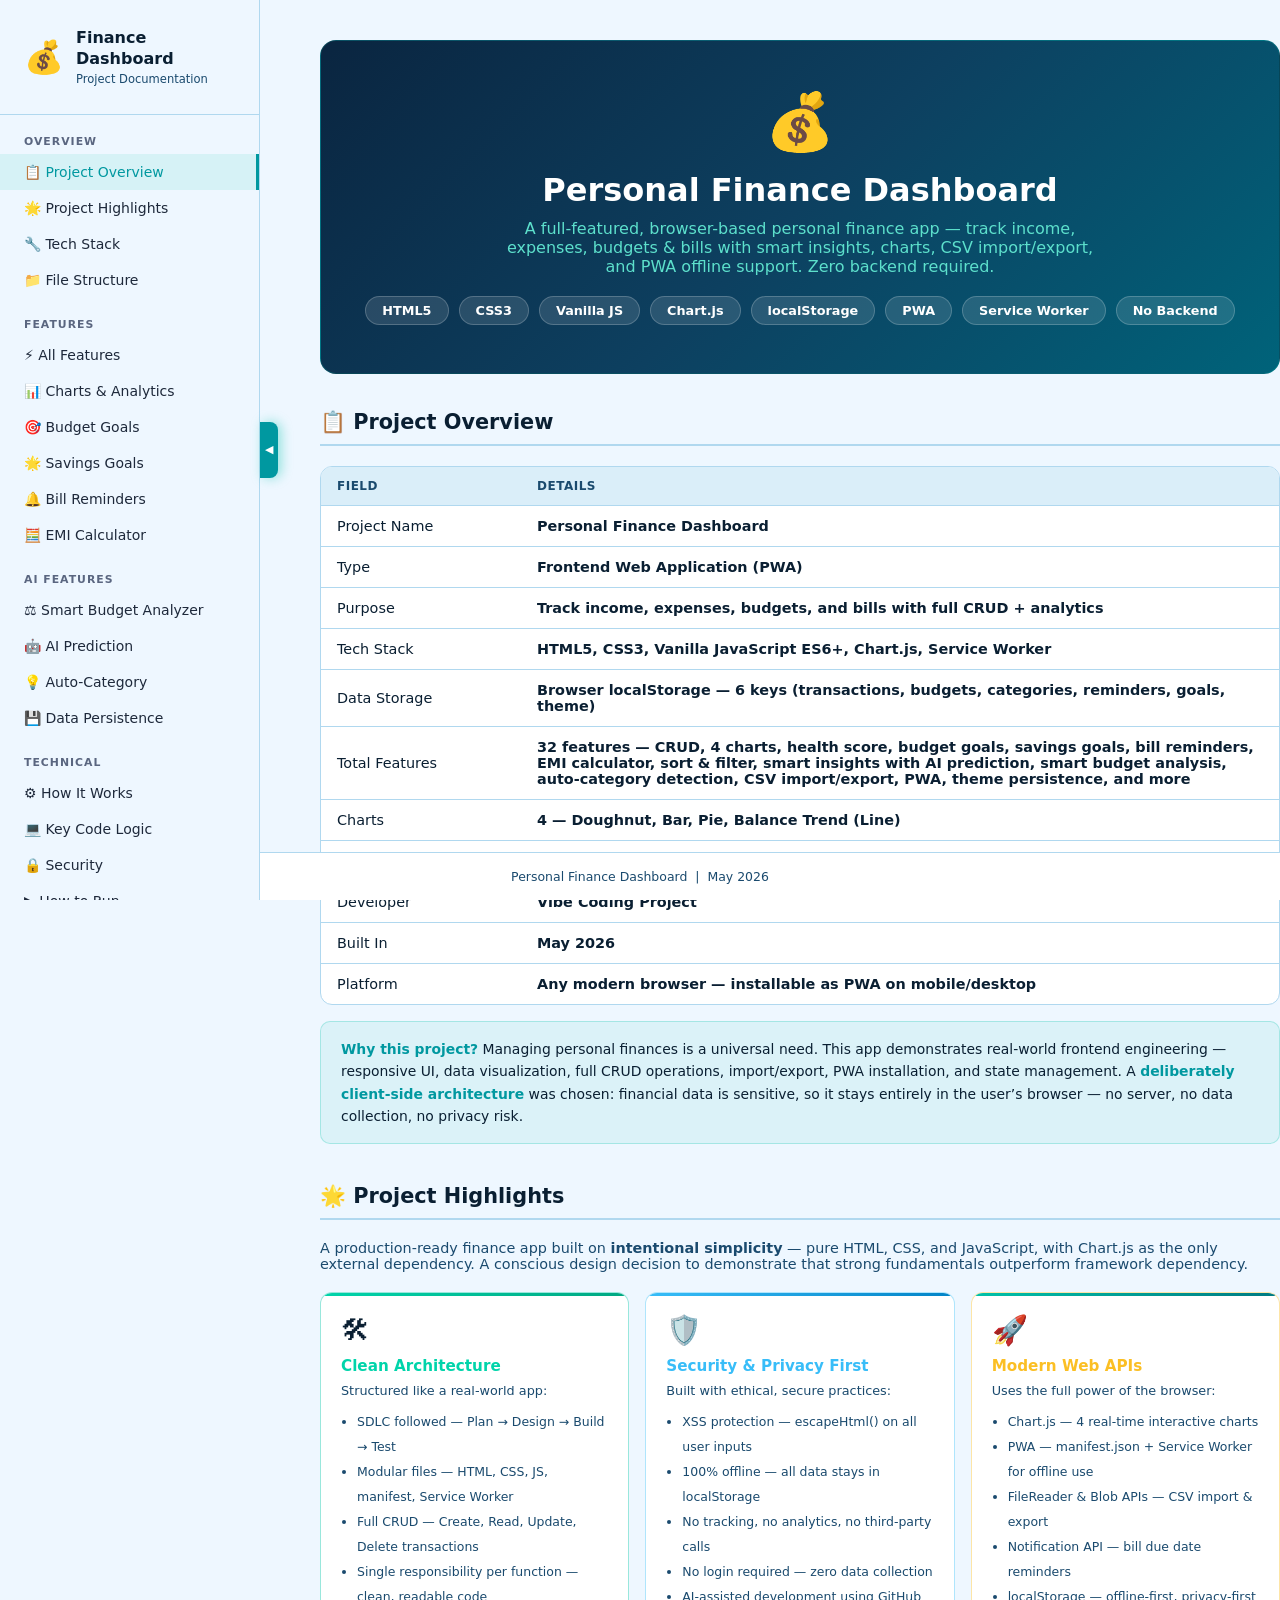
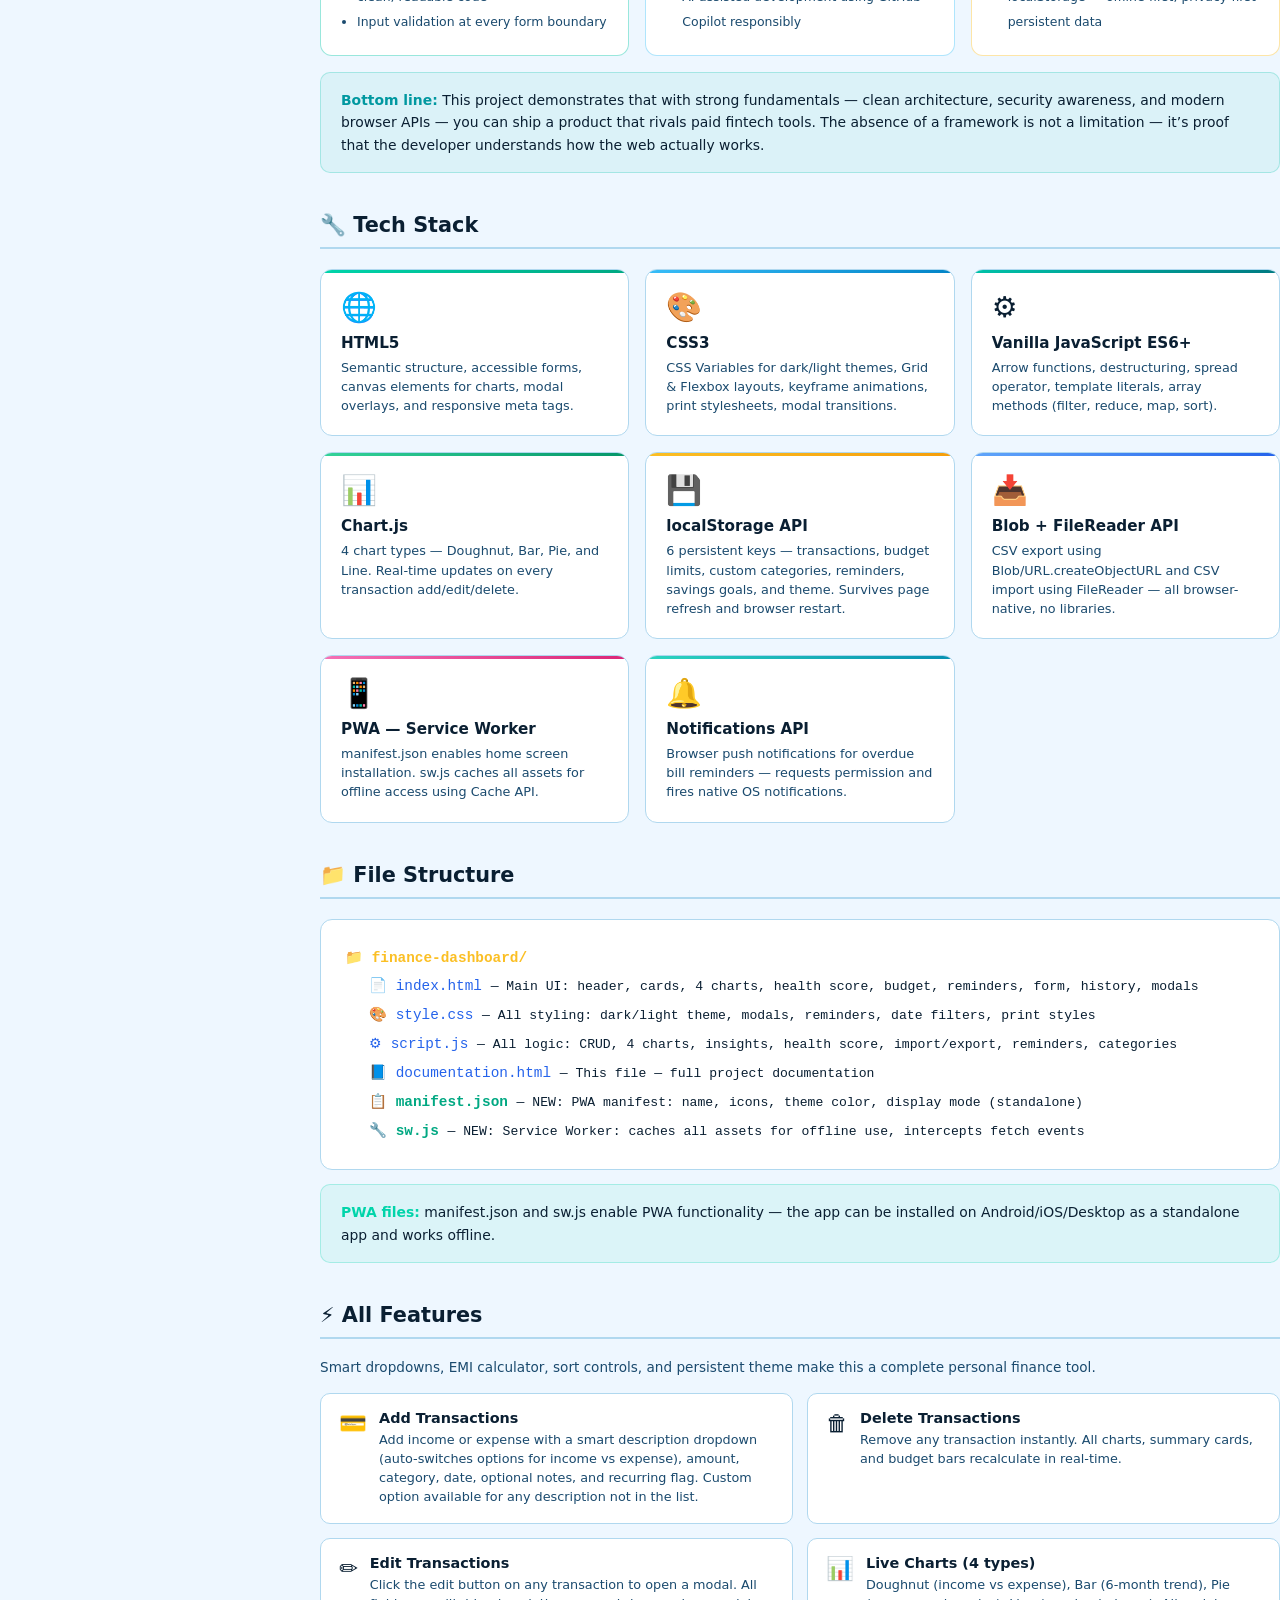
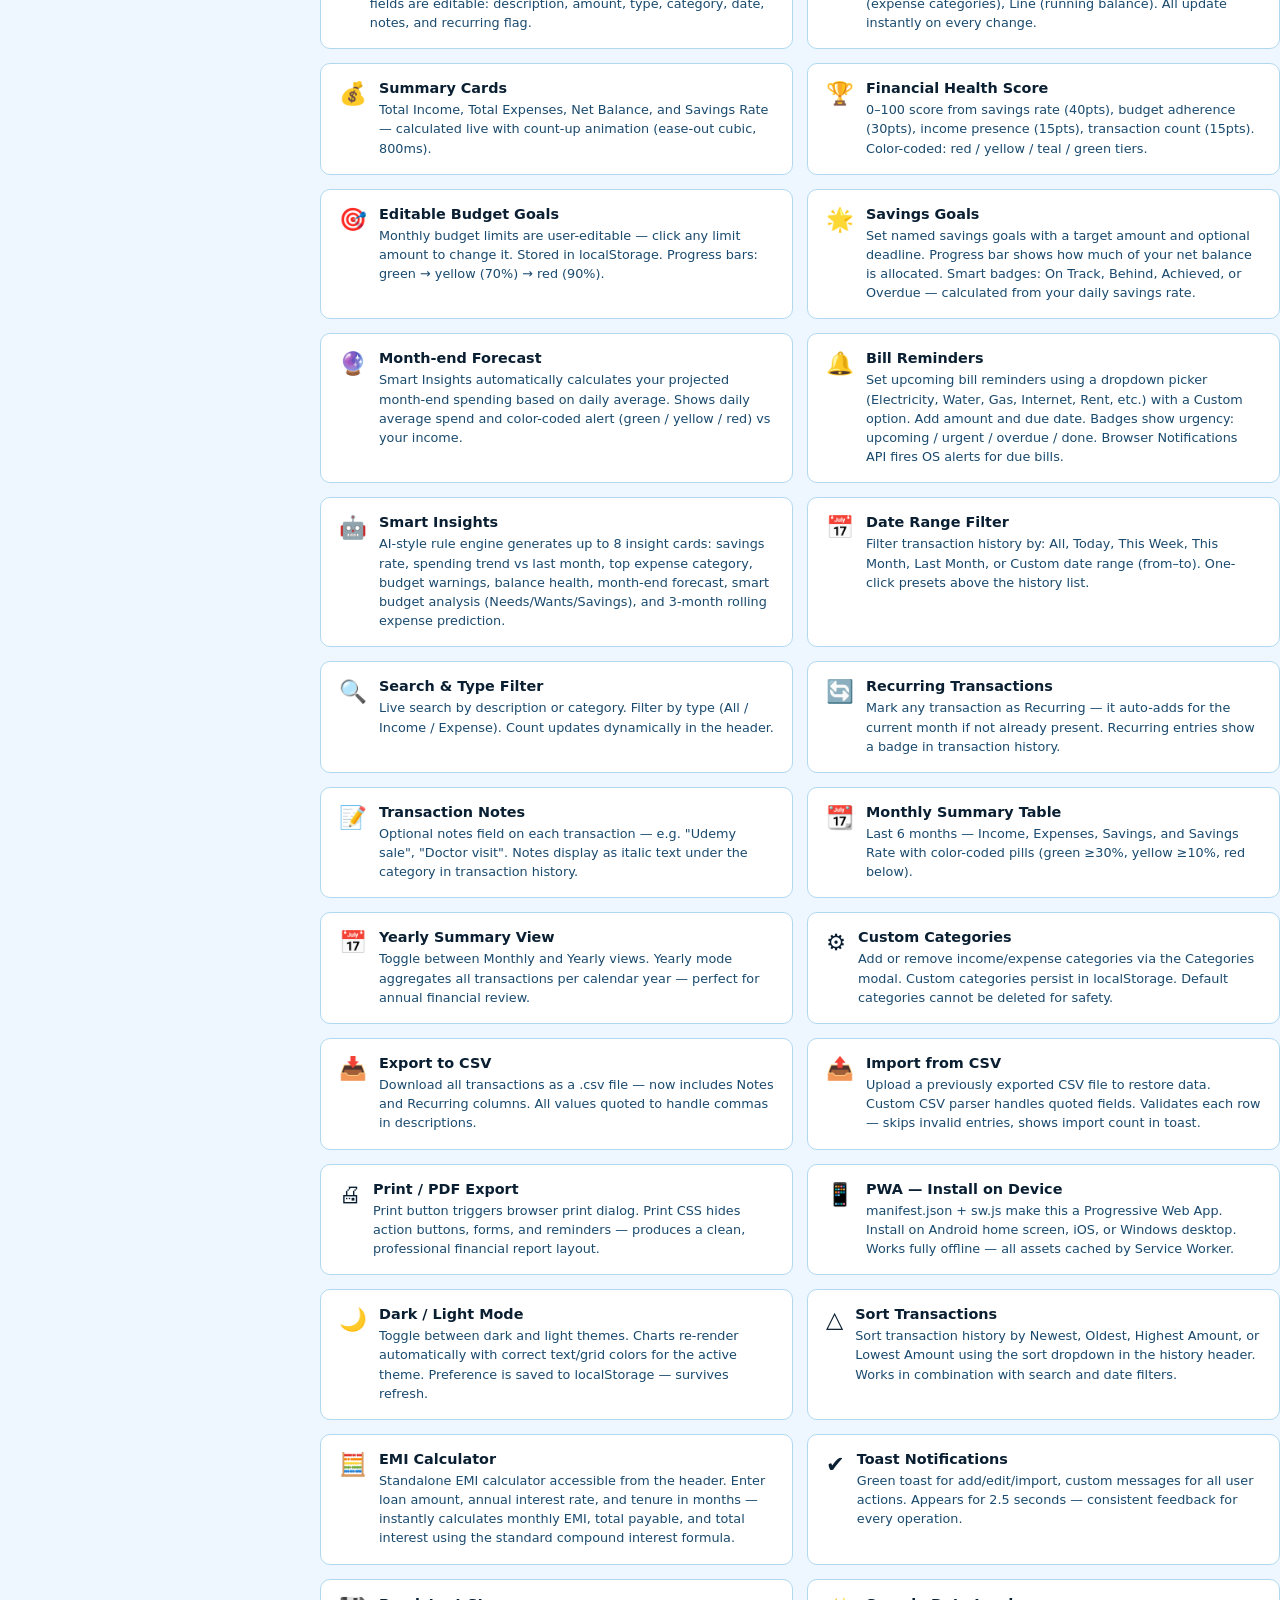
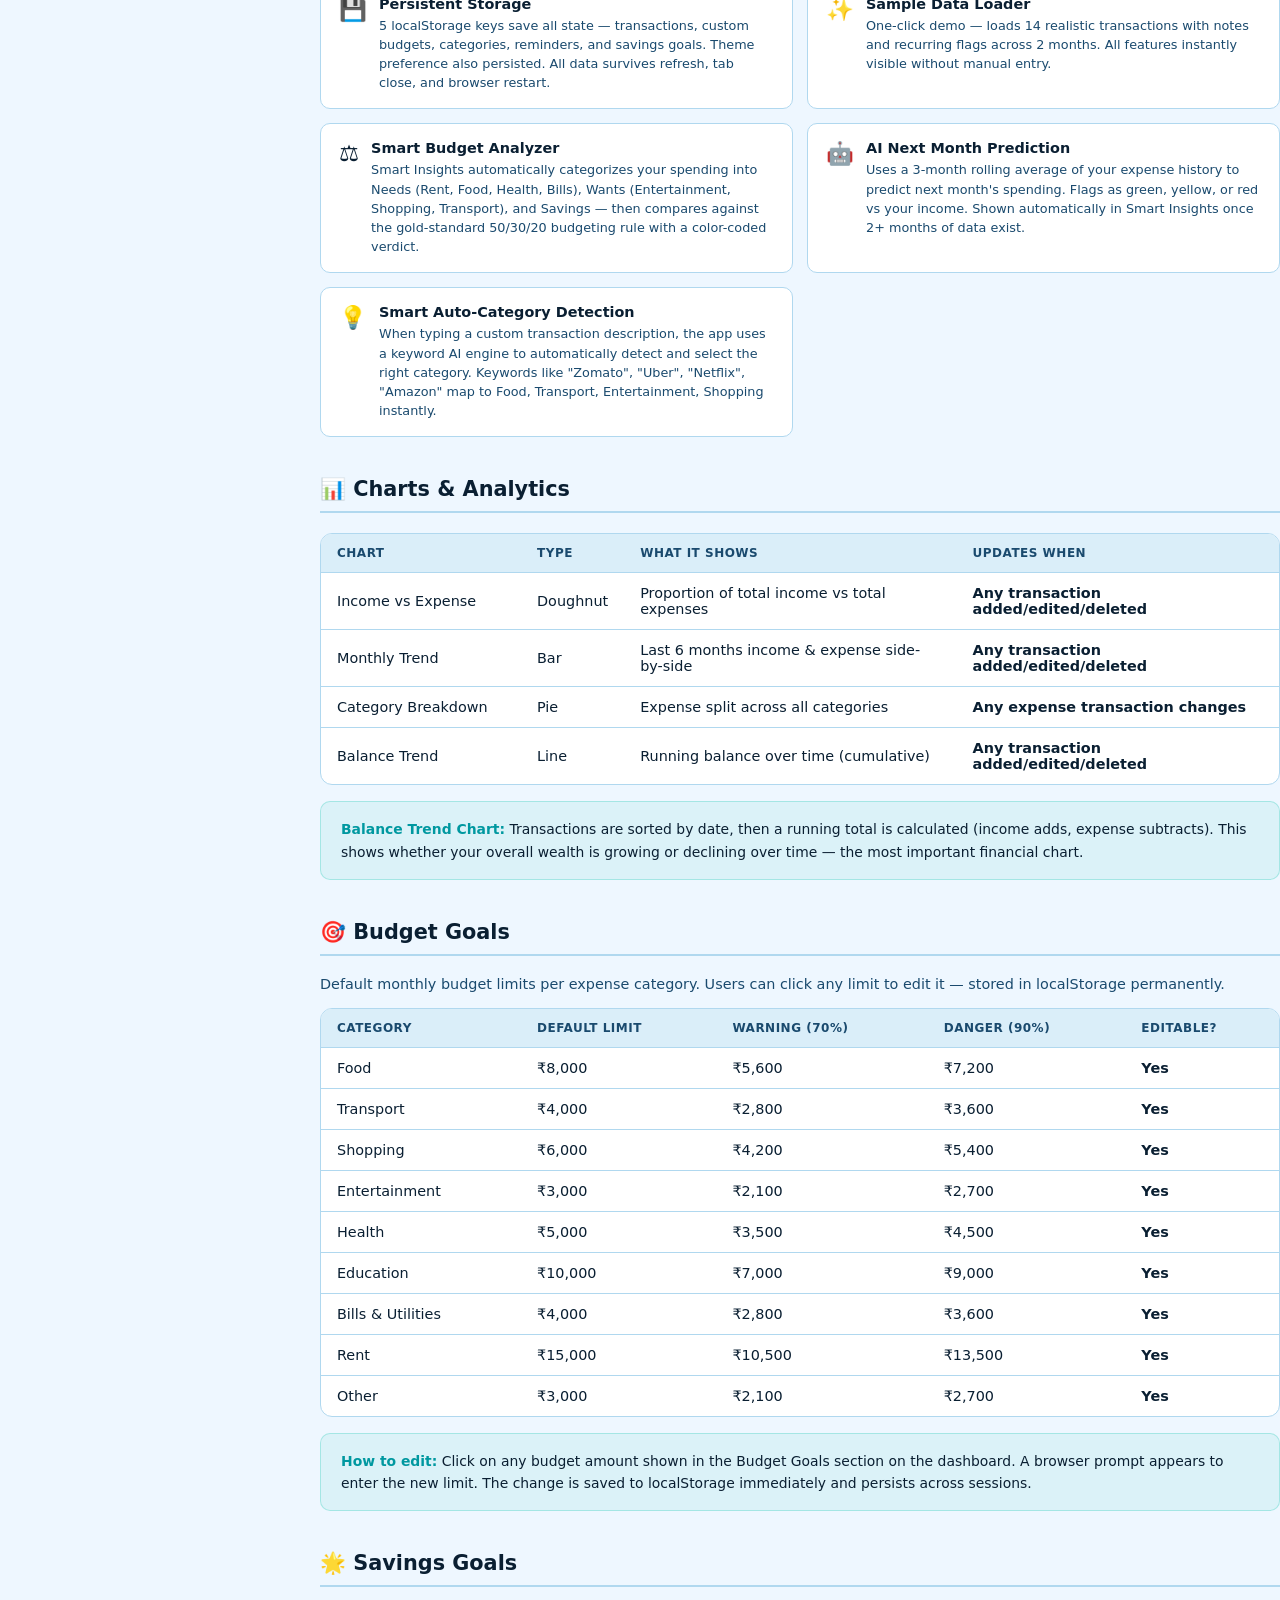
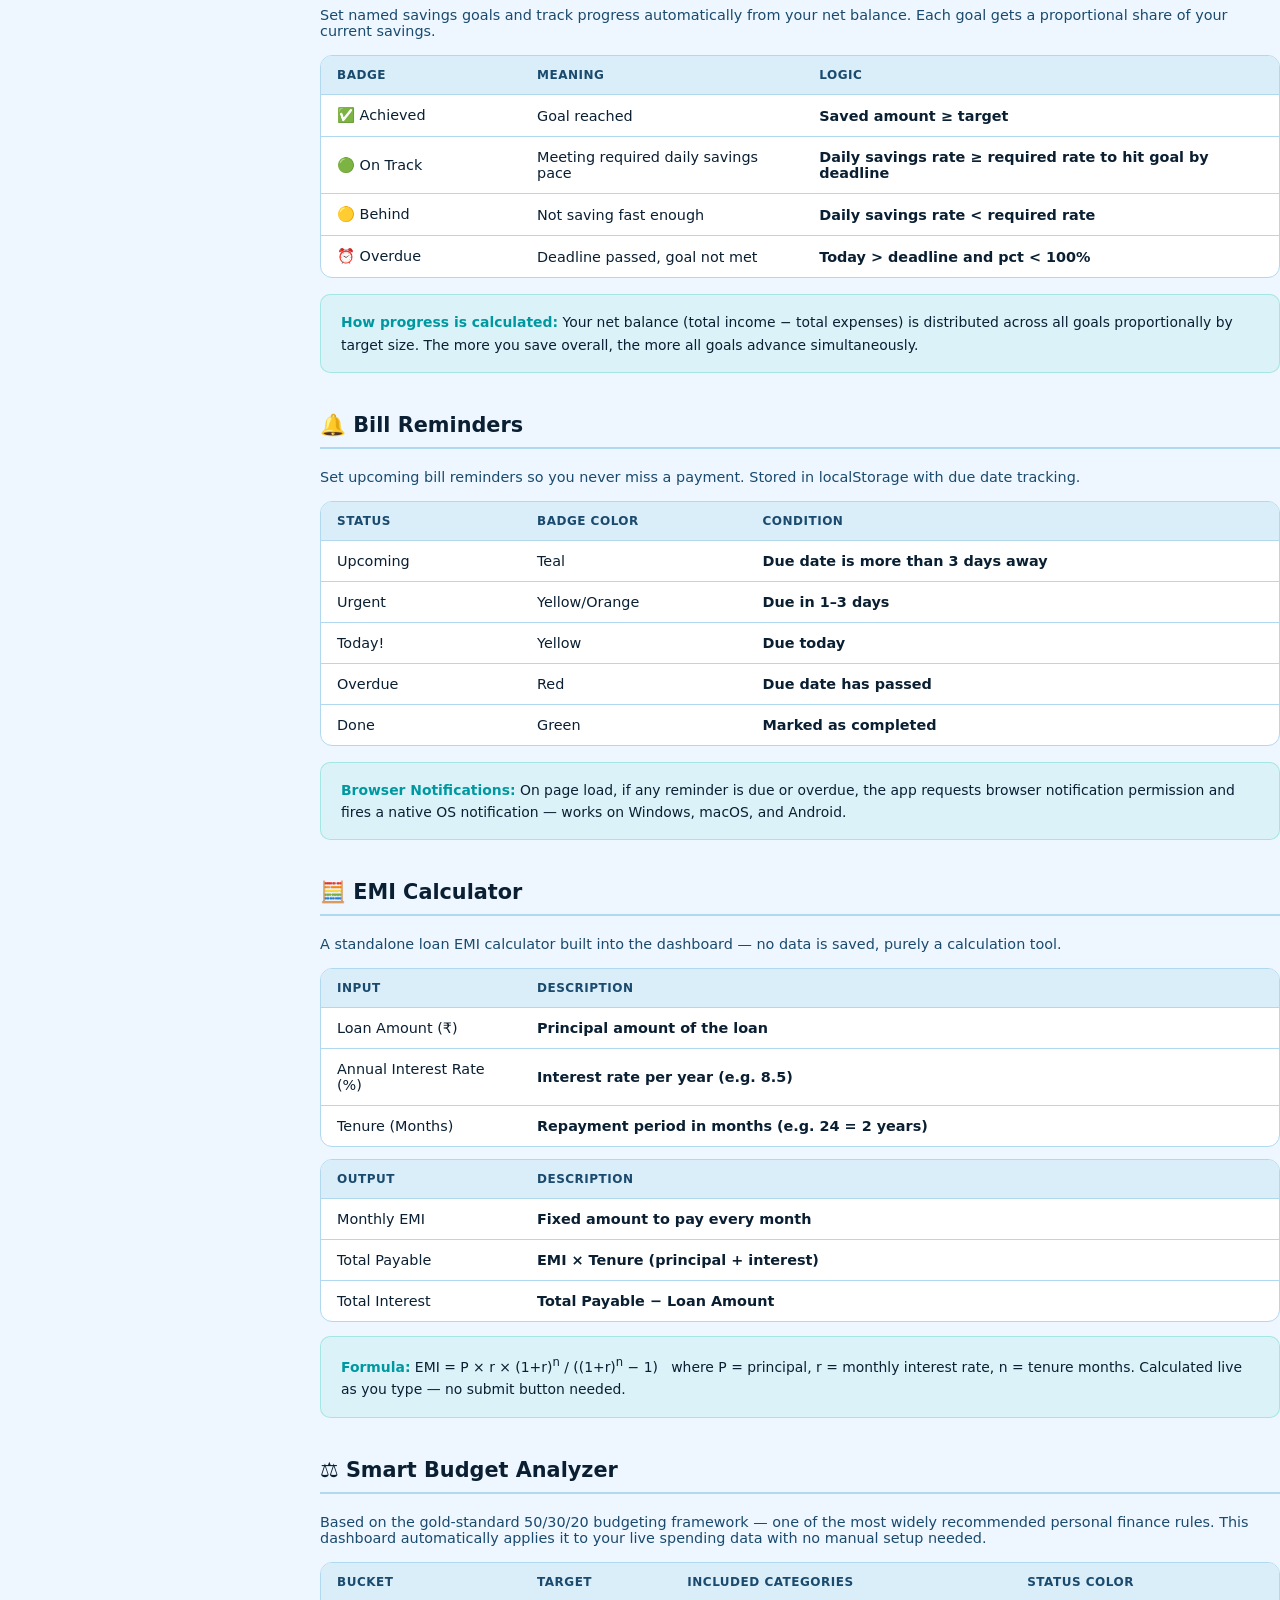
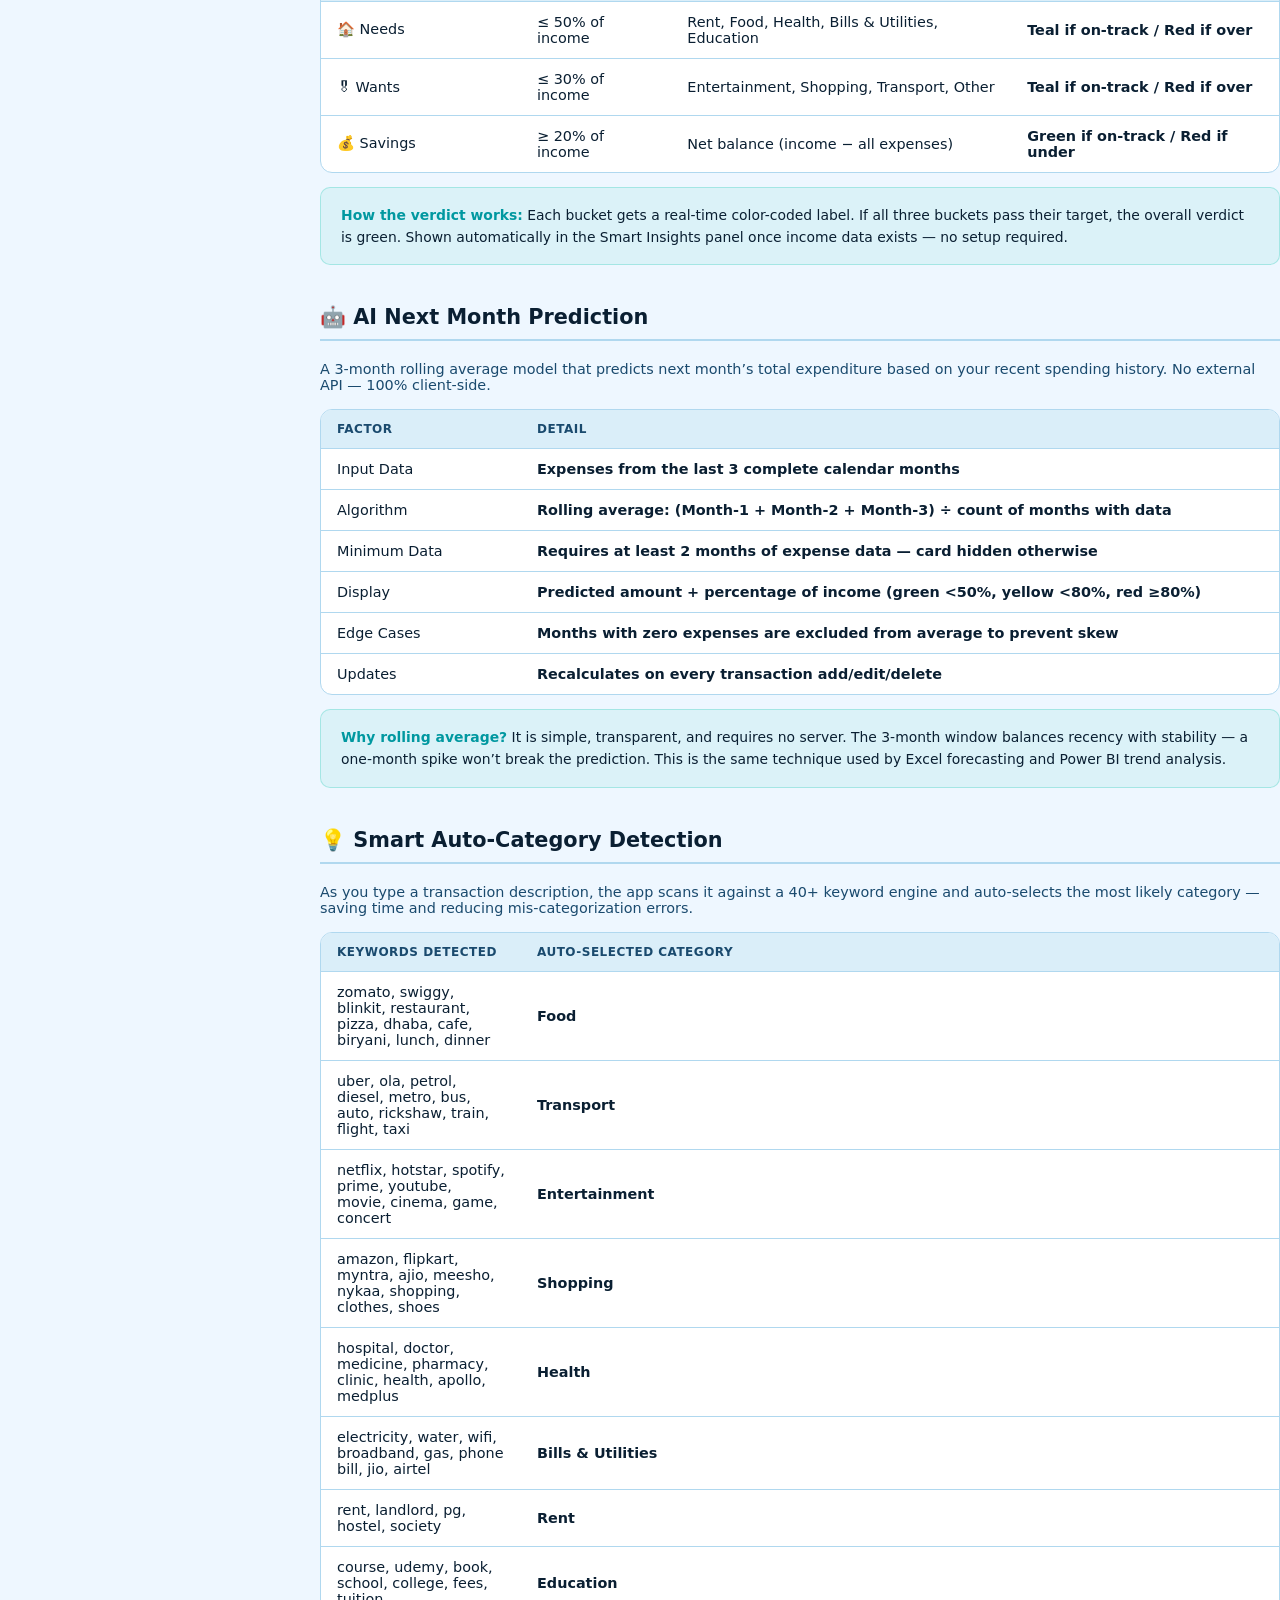
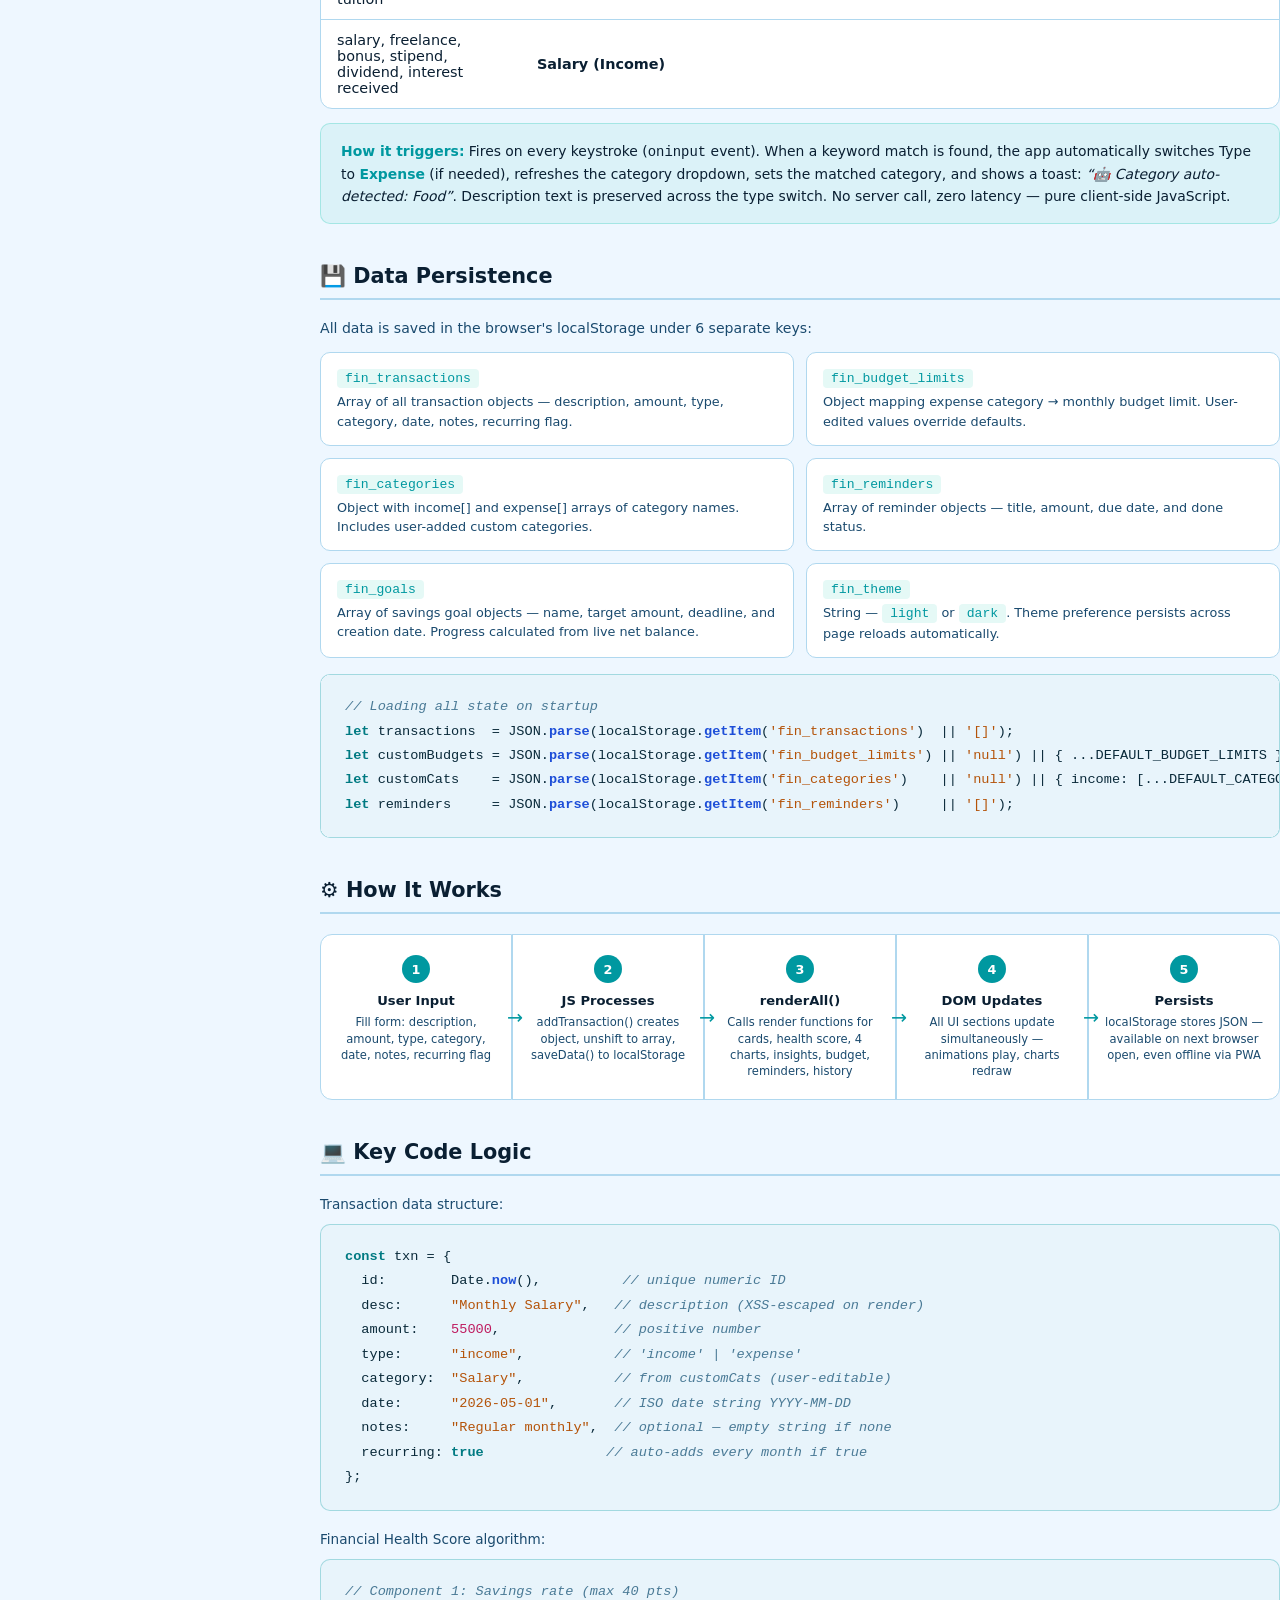
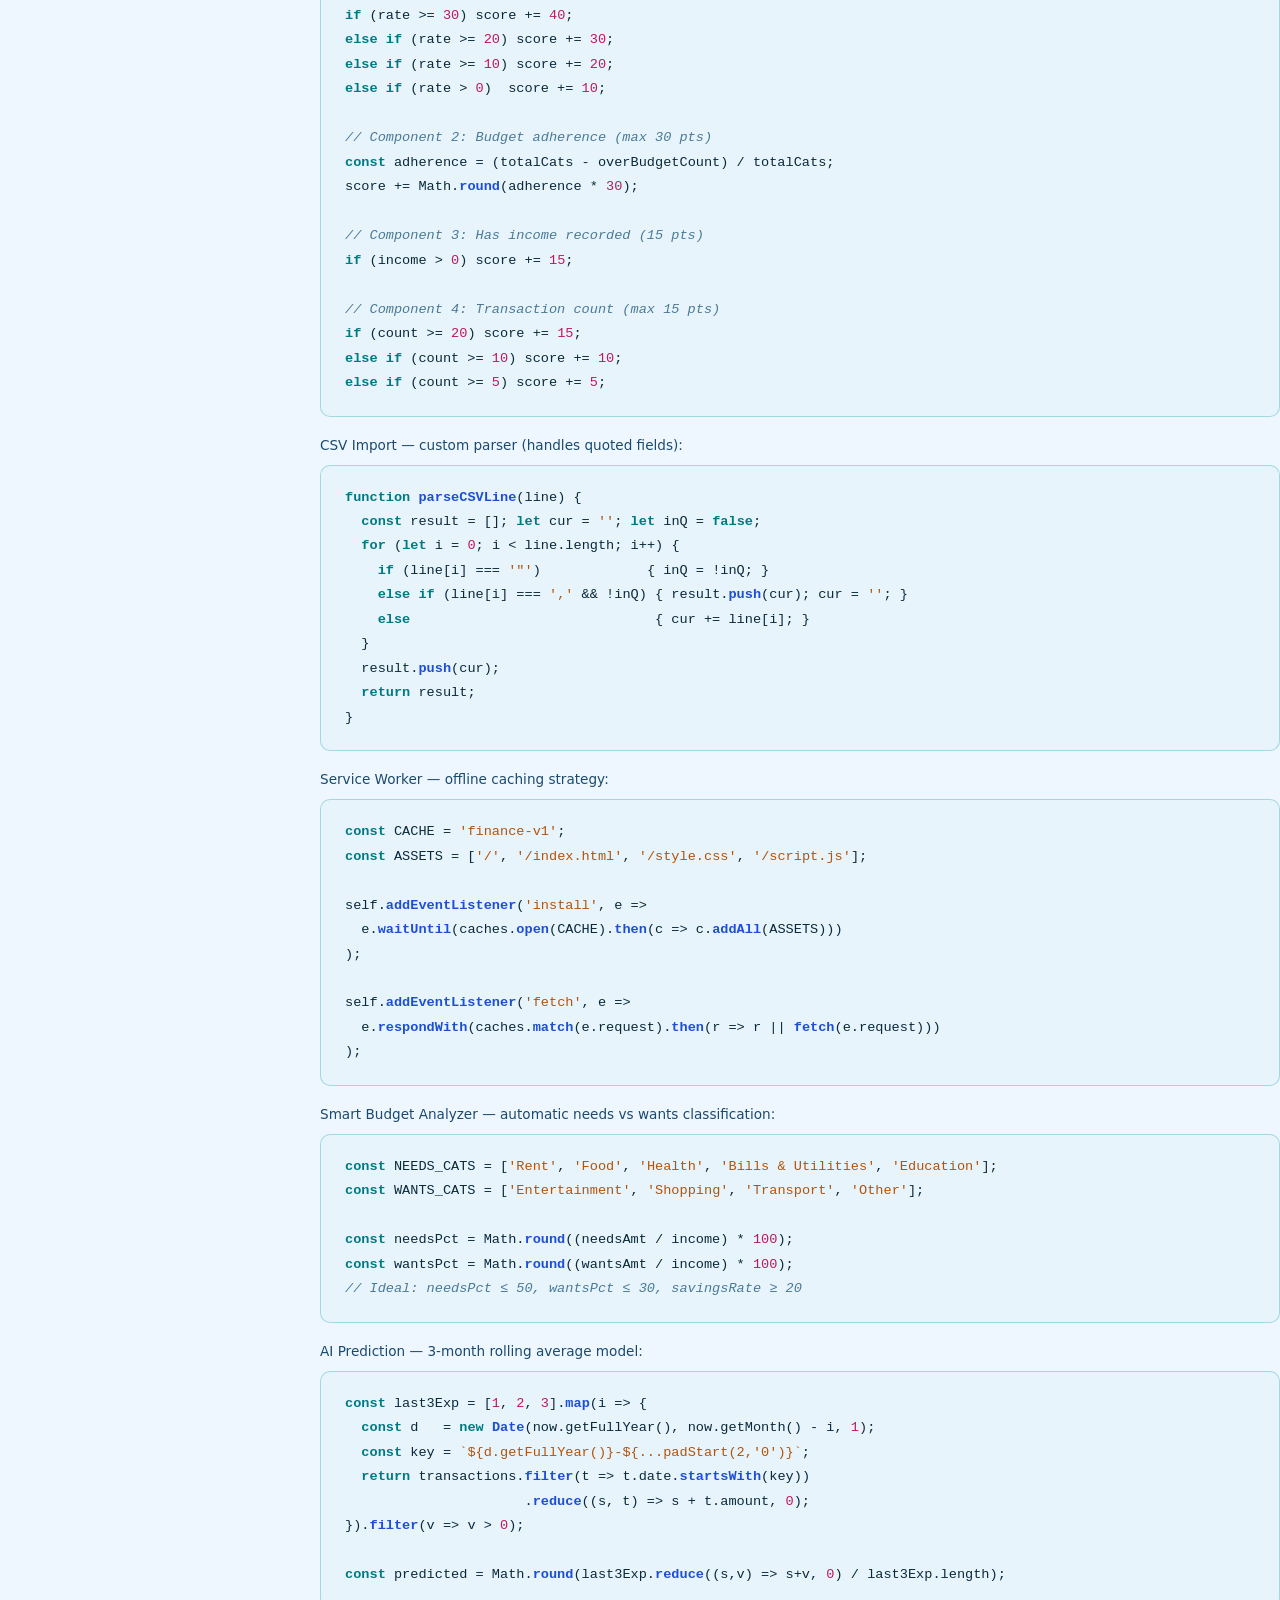
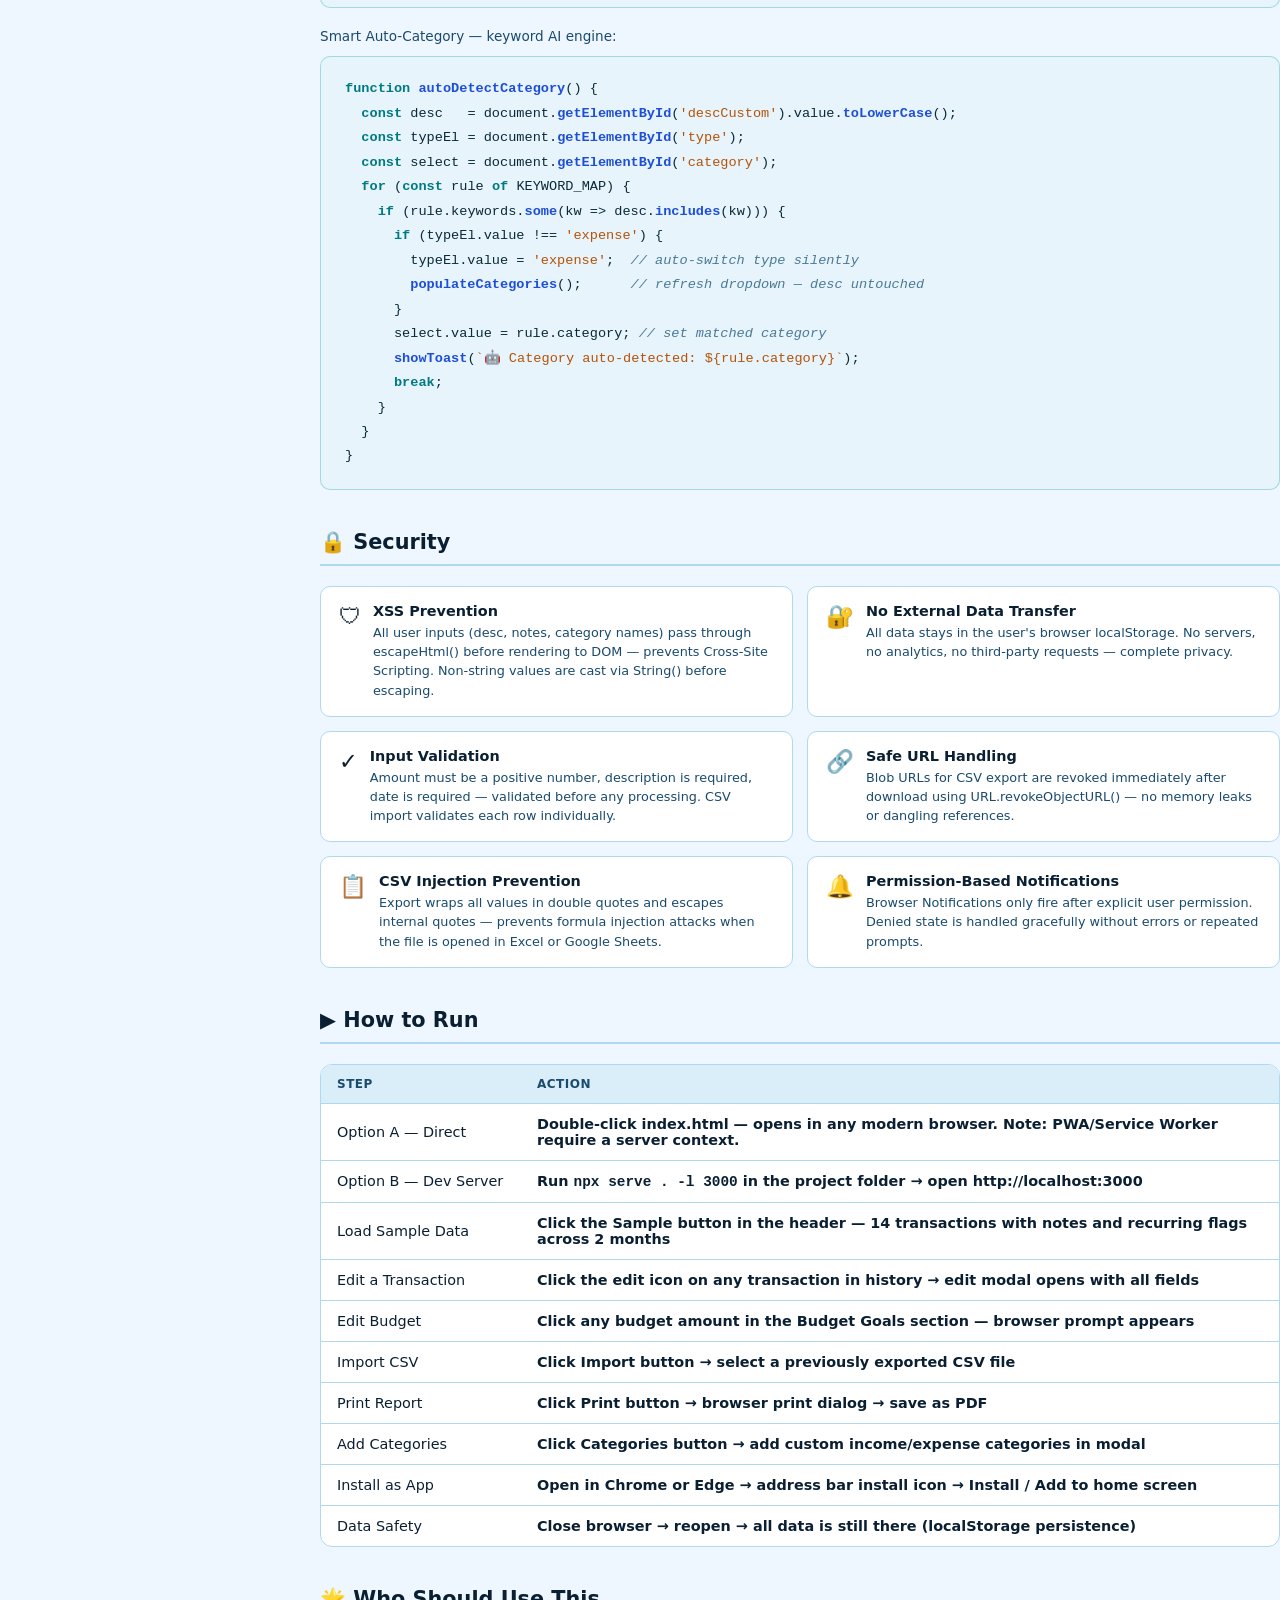
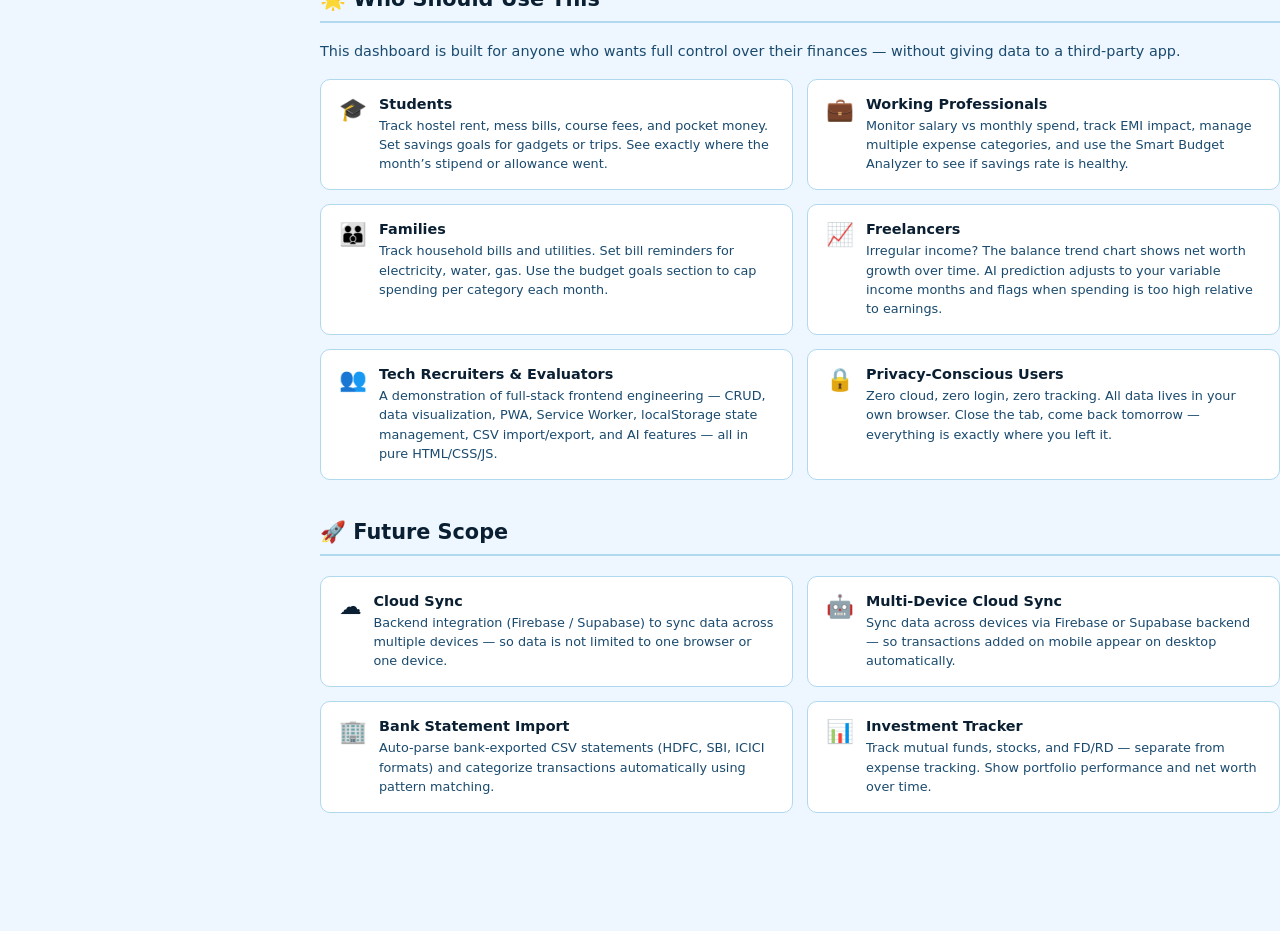
<file: documentation.html>
﻿<!DOCTYPE html>
<html lang="en" data-theme="light">
<head>
  <meta charset="UTF-8" />
  <meta name="viewport" content="width=device-width, initial-scale=1.0"/>
  <title>Finance Dashboard &mdash; Documentation</title>
  <style>
    *, *::before, *::after { box-sizing: border-box; margin: 0; padding: 0; }

    :root {
      --bg:       #060d18;
      --surface:  #0b1628;
      --surface2: #0f1f38;
      --border:   #172d4e;
      --text:     #f0f6ff;
      --muted:    #7aa8cc;
      --accent:   #00c2a8;
      --income:   #00d4aa;
      --expense:  #ff6b6b;
      --gold:     #fbbf24;
    }
    [data-theme="light"] {
      --bg:       #eef7ff;
      --surface:  #ffffff;
      --surface2: #daeef9;
      --border:   #b0d8ef;
      --text:     #0a1f32;
      --muted:    #1a4a6e;
      --accent:   #0098a0;
      --income:   #00a882;
      --expense:  #e84a4a;
    }

    body {
      background: var(--bg);
      color: var(--text);
      font-family: 'Segoe UI', system-ui, sans-serif;
      display: flex;
      min-height: 100vh;
      transition: background 0.3s, color 0.3s;
      overflow-x: hidden;
    }

    /* SIDEBAR */
    .sidebar {
      width: 260px;
      background: var(--bg);
      border-right: 1px solid var(--border);
      padding: 28px 0;
      position: fixed;
      top: 0; left: 0; bottom: 0;
      overflow-y: auto;
      z-index: 100;
    }
    .sidebar-logo {
      display: flex;
      align-items: center;
      gap: 12px;
      padding: 0 24px 28px;
      border-bottom: 1px solid var(--border);
    }
    .sidebar-logo span { font-size: 2rem; }
    .sidebar-logo h2 { font-size: 1rem; font-weight: 700; color: var(--text); line-height: 1.3; }
    .sidebar-logo p  { font-size: 0.72rem; color: var(--muted); margin-top: 2px; }
    [data-theme="light"] .nav-section { color: #5a6680; }

    .nav-section { padding: 20px 24px 6px; font-size: 0.68rem; font-weight: 700; text-transform: uppercase; letter-spacing: 1px; color: var(--muted); }

    .nav-link {
      display: flex;
      align-items: center;
      gap: 10px;
      padding: 10px 24px;
      font-size: 0.875rem;
      color: #cbd5e1;
      text-decoration: none;
      transition: all 0.2s;
      cursor: pointer;
      border: none;
      background: none;
      width: 100%;
      text-align: left;
    }
    [data-theme="light"] .nav-link { color: #1e293b; }
    .nav-link:hover, .nav-link.active {
      color: var(--accent);
      background: rgba(0,194,168,0.1);
      border-right: 3px solid var(--accent);
    }

    .theme-btn {
      margin: 20px 24px 0;
      width: calc(100% - 48px);
      background: var(--surface2);
      border: 1px solid var(--border);
      color: var(--text);
      border-radius: 8px;
      padding: 10px;
      cursor: pointer;
      font-size: 0.85rem;
      font-weight: 600;
      transition: all 0.2s;
    }
    .theme-btn:hover { border-color: var(--accent); }

    /* MAIN — fixed margin so sidebar never covers content */
    .main {
      margin-left: 260px;
      flex: 1;
      padding: 40px 60px 80px 60px;
      transition: margin-left 0.3s cubic-bezier(0.4,0,0.2,1);
      display: flex;
      flex-direction: column;
      align-items: center;
    }
    .main > * {
      width: 100%;
      max-width: 960px;
    }

    /* HERO */
    .hero {
      background: linear-gradient(135deg, #041022 0%, #071a36 45%, #003a50 100%);
      border: 1px solid rgba(0,194,168,0.2);
      border-radius: 16px;
      padding: 48px 40px;
      margin-bottom: 36px;
      text-align: center;
    }
    [data-theme="light"] .hero { background: linear-gradient(135deg, #0a2540, #0d4060, #00637a); }
    .hero-icon { font-size: 3.5rem; margin-bottom: 16px; }
    .hero h1  { font-size: 2rem; font-weight: 800; color: #fff; }
    .hero p   { color: #5de0cc; margin-top: 10px; font-size: 1rem; max-width: 600px; margin-left: auto; margin-right: auto; }
    .hero-badges { display: flex; gap: 10px; justify-content: center; flex-wrap: wrap; margin-top: 20px; }
    .badge {
      background: rgba(255,255,255,0.12);
      color: #fff;
      border: 1px solid rgba(255,255,255,0.2);
      padding: 6px 16px;
      border-radius: 99px;
      font-size: 0.8rem;
      font-weight: 600;
    }

    /* SECTIONS */
    .section { margin-bottom: 40px; scroll-margin-top: 24px; }
    .section h2 {
      font-size: 1.3rem;
      font-weight: 700;
      margin-bottom: 20px;
      padding-bottom: 10px;
      border-bottom: 2px solid var(--border);
      display: flex;
      align-items: center;
      gap: 10px;
    }

    /* TABLE */
    table { width: 100%; border-collapse: collapse; font-size: 0.9rem; }
    th, td { padding: 12px 16px; text-align: left; border-bottom: 1px solid var(--border); }
    th { background: var(--surface2); color: var(--muted); font-size: 0.75rem; text-transform: uppercase; letter-spacing: 0.5px; font-weight: 700; }
    td:first-child { color: var(--text); font-weight: 500; width: 200px; }
    td:last-child  { color: var(--text); font-weight: 600; }
    tr:last-child td { border-bottom: none; }
    .table-wrap { background: var(--surface); border: 1px solid var(--border); border-radius: 12px; overflow: hidden; }

    /* TECH GRID */
    .tech-grid { display: grid; grid-template-columns: repeat(3, 1fr); gap: 16px; }
    .tech-card {
      background: var(--surface);
      border: 1px solid var(--border);
      border-radius: 12px;
      padding: 20px;
      position: relative;
      overflow: hidden;
    }
    .tech-card::before { content: ''; position: absolute; top: 0; left: 0; right: 0; height: 3px; }
    .tech-card:nth-child(1)::before { background: linear-gradient(90deg, #00d4aa, #00a882); }
    .tech-card:nth-child(2)::before { background: linear-gradient(90deg, #38bdf8, #0284c7); }
    .tech-card:nth-child(3)::before { background: linear-gradient(90deg, #00c2a8, #007a82); }
    .tech-card:nth-child(4)::before { background: linear-gradient(90deg, #34d399, #059669); }
    .tech-card:nth-child(5)::before { background: linear-gradient(90deg, #fbbf24, #f59e0b); }
    .tech-card:nth-child(6)::before { background: linear-gradient(90deg, #60a5fa, #2563eb); }
    .tech-card:nth-child(7)::before { background: linear-gradient(90deg, #f472b6, #db2777); }
    .tech-card:nth-child(8)::before { background: linear-gradient(90deg, #2dd4bf, #0891b2); }
    .tech-icon { font-size: 1.8rem; margin-bottom: 10px; }
    .tech-card h4 { font-size: 0.95rem; font-weight: 700; margin-bottom: 6px; }
    .tech-card p  { font-size: 0.8rem; color: var(--muted); line-height: 1.5; }

    /* FEATURE GRID */
    .feature-grid { display: grid; grid-template-columns: repeat(2, 1fr); gap: 14px; }
    .feature-item {
      background: var(--surface);
      border: 1px solid var(--border);
      border-radius: 10px;
      padding: 16px 18px;
      display: flex;
      gap: 12px;
      align-items: flex-start;
    }
    .feature-item.new-feature { border-color: var(--border); background: var(--surface); }
    .feature-emoji { font-size: 1.4rem; flex-shrink: 0; }
    .feature-item h4 { font-size: 0.9rem; font-weight: 700; margin-bottom: 4px; }
    .feature-item p  { font-size: 0.8rem; color: var(--muted); line-height: 1.5; }
    .new-tag {
      display: inline-block;
      background: rgba(0,194,168,0.2);
      color: var(--accent);
      font-size: 0.65rem;
      font-weight: 800;
      padding: 1px 7px;
      border-radius: 99px;
      vertical-align: middle;
      margin-left: 6px;
      text-transform: uppercase;
      letter-spacing: 0.5px;
    }

    /* FILE TREE */
    .file-tree {
      background: var(--surface);
      border: 1px solid var(--border);
      border-radius: 12px;
      padding: 24px;
      font-family: 'Courier New', monospace;
      font-size: 0.9rem;
      line-height: 2;
    }
    .file-tree .folder  { color: var(--gold); font-weight: 700; }
    .file-tree .file    { color: #2563eb; font-weight: 500; }
    .file-tree .new-file{ color: #00a882; font-weight: 600; }
    .file-tree .comment { color: var(--text); font-size: 0.82rem; }
    [data-theme="dark"] .file-tree .file    { color: #7dd3fc; font-weight: 500; }
    [data-theme="dark"] .file-tree .new-file{ color: #00d4aa; font-weight: 600; }
    [data-theme="dark"] .file-tree .comment { color: #94a3b8; font-size: 0.82rem; }

    /* FLOW */
    .flow-grid { display: grid; grid-template-columns: repeat(5, 1fr); gap: 0; }
    .flow-step {
      background: var(--surface);
      border: 1px solid var(--border);
      padding: 20px 14px;
      text-align: center;
      position: relative;
    }
    .flow-step:not(:last-child)::after {
      content: '\2192';
      position: absolute;
      right: -12px; top: 50%;
      transform: translateY(-50%);
      color: var(--accent);
      font-size: 1.2rem;
      z-index: 1;
    }
    .flow-step:first-child { border-radius: 12px 0 0 12px; }
    .flow-step:last-child  { border-radius: 0 12px 12px 0; }
    .flow-num { background: var(--accent); color: #fff; width: 28px; height: 28px; border-radius: 50%; display: flex; align-items: center; justify-content: center; font-size: 0.8rem; font-weight: 700; margin: 0 auto 10px; }
    .flow-step h4 { font-size: 0.82rem; font-weight: 700; margin-bottom: 6px; }
    .flow-step p  { font-size: 0.72rem; color: var(--muted); line-height: 1.4; }

    /* CODE BLOCK */
    .code-block {
      background: #041830;
      border: 1px solid rgba(0,194,168,0.25);
      border-radius: 10px;
      padding: 20px 24px;
      font-family: 'Courier New', monospace;
      font-size: 0.85rem;
      line-height: 1.8;
      overflow-x: auto;
      white-space: pre;
      color: #cce8f4;
    }
    [data-theme="light"] .code-block {
      background: #e8f4fb;
      border-color: rgba(0,152,160,0.3);
      color: #0a2a3a;
    }
    .kw  { color: #5de0cc; font-weight: 600; }
    .str { color: #fbbf24; }
    .fn  { color: #38bdf8; font-weight: 600; }
    .cm  { color: #7bafc9; font-style: italic; }
    .num { color: #f472b6; }
    [data-theme="light"] .kw  { color: #007a82; font-weight: 700; }
    [data-theme="light"] .str { color: #b45309; }
    [data-theme="light"] .fn  { color: #1d4ed8; font-weight: 700; }
    [data-theme="light"] .cm  { color: #4a7a96; font-style: italic; }
    [data-theme="light"] .num { color: #be185d; }

    /* INFO BOX */
    .info-box {
      background: rgba(0,194,168,0.08);
      border: 1px solid rgba(0,194,168,0.25);
      border-radius: 10px;
      padding: 16px 20px;
      font-size: 0.87rem;
      line-height: 1.6;
      color: var(--text);
      margin-top: 16px;
    }
    .info-box strong { color: var(--accent); }
    .info-box.green { background: rgba(0,212,170,0.08); border-color: rgba(0,212,170,0.25); }
    .info-box.green strong { color: #00d4aa; }

    /* STORAGE */
    .storage-grid { display: grid; grid-template-columns: repeat(2, 1fr); gap: 12px; }
    .storage-item { background: var(--surface); border: 1px solid var(--border); border-radius: 10px; padding: 14px 16px; }
    .storage-item code { font-family: 'Courier New', monospace; color: var(--accent); font-size: 0.82rem; background: rgba(0,194,168,0.1); padding: 2px 8px; border-radius: 4px; }
    .storage-item p { font-size: 0.8rem; color: var(--muted); margin-top: 6px; line-height: 1.5; }

    /* SIDEBAR — overlay drawer, content never moves */
    .sidebar {
      transition: transform 0.3s cubic-bezier(0.4,0,0.2,1);
      overflow-y: auto;
      overflow-x: hidden;
    }
    .sidebar.collapsed {
      transform: translateX(-260px);
    }

    /* BACKDROP */
    .sidebar-backdrop {
      display: none;
      position: fixed;
      inset: 0;
      background: rgba(0,0,0,0.45);
      z-index: 99;
      opacity: 0;
      transition: opacity 0.3s ease;
    }
    .sidebar-backdrop.visible {
      display: block;
      opacity: 1;
    }

    /* TOGGLE TAB — attached to sidebar right edge */
    .sidebar-toggle {
      position: fixed;
      top: 50%;
      left: 260px;
      transform: translateY(-50%);
      z-index: 200;
      width: 18px;
      height: 56px;
      background: var(--accent);
      border: none;
      border-radius: 0 8px 8px 0;
      color: #fff;
      font-size: 0.7rem;
      cursor: pointer;
      display: flex;
      align-items: center;
      justify-content: center;
      box-shadow: 3px 0 12px rgba(0,194,168,0.4);
      transition: left 0.3s cubic-bezier(0.4,0,0.2,1), background 0.2s;
      writing-mode: horizontal-tb;
    }
    .sidebar-toggle:hover { background: var(--accent2); }
    .sidebar-toggle.collapsed-btn { left: 0; border-radius: 0 8px 8px 0; }

    /* FOOTER */
    .doc-footer {
      text-align: center;
      color: var(--muted);
      font-size: 0.78rem;
      padding: 16px 0;
      border-top: 1px solid var(--border);
      position: fixed;
      bottom: 0;
      left: 0;
      width: 100%;
      background: var(--surface);
      z-index: 50;
    }

    ::-webkit-scrollbar { width: 6px; }
    ::-webkit-scrollbar-track { background: var(--surface); }
    ::-webkit-scrollbar-thumb { background: var(--border); border-radius: 99px; }
  </style>
</head>
<body>

<!-- BACKDROP -->
<div class="sidebar-backdrop" id="sidebarBackdrop" onclick="toggleSidebar()"></div>

<!-- SIDEBAR TOGGLE BUTTON -->
<button class="sidebar-toggle" id="sidebarToggle" onclick="toggleSidebar()" title="Hide/Show sidebar">&#9664;</button>

<!-- SIDEBAR -->
<nav class="sidebar" id="sidebar">
  <div class="sidebar-logo">
    <span>&#128176;</span>
    <div>
      <h2>Finance Dashboard</h2>
      <p>Project Documentation</p>
    </div>
  </div>

  <div class="nav-section">Overview</div>
  <a class="nav-link active" onclick="scrollToSection(event,'overview')">&#128203; Project Overview</a>
  <a class="nav-link" onclick="scrollToSection(event,'courses')">&#127775; Project Highlights</a>
  <a class="nav-link" onclick="scrollToSection(event,'techstack')">&#128295; Tech Stack</a>
  <a class="nav-link" onclick="scrollToSection(event,'files')">&#128193; File Structure</a>

  <div class="nav-section">Features</div>
  <a class="nav-link" onclick="scrollToSection(event,'features')">&#9889; All Features</a>
  <a class="nav-link" onclick="scrollToSection(event,'charts')">&#128202; Charts &amp; Analytics</a>
  <a class="nav-link" onclick="scrollToSection(event,'budget')">&#127919; Budget Goals</a>
  <a class="nav-link" onclick="scrollToSection(event,'goalsSection')">&#127775; Savings Goals</a>
  <a class="nav-link" onclick="scrollToSection(event,'reminders')">&#128276; Bill Reminders</a>
  <a class="nav-link" onclick="scrollToSection(event,'emiSection')">&#129518; EMI Calculator</a>

  <div class="nav-section">AI Features</div>
  <a class="nav-link" onclick="scrollToSection(event,'ruleAnalyzer')">&#9878; Smart Budget Analyzer</a>
  <a class="nav-link" onclick="scrollToSection(event,'aiPredict')">&#129302; AI Prediction</a>
  <a class="nav-link" onclick="scrollToSection(event,'autoCat')">&#128161; Auto-Category</a>

  <a class="nav-link" onclick="scrollToSection(event,'storage')">&#128190; Data Persistence</a>

  <div class="nav-section">Technical</div>
  <a class="nav-link" onclick="scrollToSection(event,'howitworks')">&#9881; How It Works</a>
  <a class="nav-link" onclick="scrollToSection(event,'code')">&#128187; Key Code Logic</a>
  <a class="nav-link" onclick="scrollToSection(event,'security')">&#128274; Security</a>
  <a class="nav-link" onclick="scrollToSection(event,'run')">&#9654; How to Run</a>
  <a class="nav-link" onclick="scrollToSection(event,'usecases')">&#127775; Use Cases</a>
  <a class="nav-link" onclick="scrollToSection(event,'future')">&#128640; Future Scope</a>

  <button class="theme-btn" id="docThemeBtn" onclick="toggleTheme()">🌙 Dark Mode</button>
  <a class="theme-btn" href="index.html" style="margin-top:10px;text-align:center;text-decoration:none;display:block;color:var(--text);">&larr; Back to Dashboard</a>
</nav>

<!-- MAIN -->
<main class="main">

  <!-- HERO -->
  <div class="hero">
    <div class="hero-icon">&#128176;</div>
    <h1>Personal Finance Dashboard</h1>
    <p>A full-featured, browser-based personal finance app &mdash; track income, expenses, budgets &amp; bills with smart insights, charts, CSV import/export, and PWA offline support. Zero backend required.</p>
    <div class="hero-badges">
      <span class="badge">HTML5</span>
      <span class="badge">CSS3</span>
      <span class="badge">Vanilla JS</span>
      <span class="badge">Chart.js</span>
      <span class="badge">localStorage</span>
      <span class="badge">PWA</span>
      <span class="badge">Service Worker</span>
      <span class="badge">No Backend</span>
    </div>
  </div>

  <!-- OVERVIEW -->
  <section class="section" id="overview">
    <h2>&#128203; Project Overview</h2>
    <div class="table-wrap">
      <table>
        <tr><th>Field</th><th>Details</th></tr>
        <tr><td>Project Name</td><td>Personal Finance Dashboard</td></tr>
        <tr><td>Type</td><td>Frontend Web Application (PWA)</td></tr>
        <tr><td>Purpose</td><td>Track income, expenses, budgets, and bills with full CRUD + analytics</td></tr>
        <tr><td>Tech Stack</td><td>HTML5, CSS3, Vanilla JavaScript ES6+, Chart.js, Service Worker</td></tr>
        <tr><td>Data Storage</td><td>Browser localStorage &mdash; 6 keys (transactions, budgets, categories, reminders, goals, theme)</td></tr>
        <tr><td>Total Features</td><td>32 features &mdash; CRUD, 4 charts, health score, budget goals, savings goals, bill reminders, EMI calculator, sort &amp; filter, smart insights with AI prediction, smart budget analysis, auto-category detection, CSV import/export, PWA, theme persistence, and more</td></tr>
        <tr><td>Charts</td><td>4 &mdash; Doughnut, Bar, Pie, Balance Trend (Line)</td></tr>
        <tr><td>Development Style</td><td>Vibe Coding (AI-assisted rapid prototyping)</td></tr>
        <tr><td>Developer</td><td>Vibe Coding Project</td></tr>
        <tr><td>Built In</td><td>May 2026</td></tr>
        <tr><td>Platform</td><td>Any modern browser &mdash; installable as PWA on mobile/desktop</td></tr>
      </table>
    </div>
    <div class="info-box">
      <strong>Why this project?</strong> Managing personal finances is a universal need. This app demonstrates real-world frontend engineering &mdash; responsive UI, data visualization, full CRUD operations, import/export, PWA installation, and state management. A <strong>deliberately client-side architecture</strong> was chosen: financial data is sensitive, so it stays entirely in the user&rsquo;s browser &mdash; no server, no data collection, no privacy risk.
    </div>
  </section>

  <!-- PROJECT HIGHLIGHTS -->
  <section class="section" id="courses">
    <h2>&#127775; Project Highlights</h2>
    <p style="color:var(--muted);font-size:0.9rem;margin-bottom:20px;">A production-ready finance app built on <strong>intentional simplicity</strong> &mdash; pure HTML, CSS, and JavaScript, with Chart.js as the only external dependency. A conscious design decision to demonstrate that strong fundamentals outperform framework dependency.</p>
    <div class="tech-grid">
      <div class="tech-card" style="border-color:rgba(0,194,168,0.4)">
        <div class="tech-icon">&#128736;</div>
        <h4 style="color:#00d4aa">Clean Architecture</h4>
        <p style="margin-bottom:10px;color:var(--muted)">Structured like a real-world app:</p>
        <ul style="font-size:0.78rem;color:var(--muted);line-height:2;padding-left:16px">
          <li>SDLC followed &mdash; Plan &rarr; Design &rarr; Build &rarr; Test</li>
          <li>Modular files &mdash; HTML, CSS, JS, manifest, Service Worker</li>
          <li>Full CRUD &mdash; Create, Read, Update, Delete transactions</li>
          <li>Single responsibility per function &mdash; clean, readable code</li>
          <li>Input validation at every form boundary</li>
        </ul>
      </div>
      <div class="tech-card" style="border-color:rgba(56,189,248,0.4)">
        <div class="tech-icon">&#128737;&#65039;</div>
        <h4 style="color:#38bdf8">Security &amp; Privacy First</h4>
        <p style="margin-bottom:10px;color:var(--muted)">Built with ethical, secure practices:</p>
        <ul style="font-size:0.78rem;color:var(--muted);line-height:2;padding-left:16px">
          <li>XSS protection &mdash; escapeHtml() on all user inputs</li>
          <li>100% offline &mdash; all data stays in localStorage</li>
          <li>No tracking, no analytics, no third-party calls</li>
          <li>No login required &mdash; zero data collection</li>
          <li>AI-assisted development using GitHub Copilot responsibly</li>
        </ul>
      </div>
      <div class="tech-card" style="border-color:rgba(251,191,36,0.4)">
        <div class="tech-icon">&#128640;</div>
        <h4 style="color:#fbbf24">Modern Web APIs</h4>
        <p style="margin-bottom:10px;color:var(--muted)">Uses the full power of the browser:</p>
        <ul style="font-size:0.78rem;color:var(--muted);line-height:2;padding-left:16px">
          <li>Chart.js &mdash; 4 real-time interactive charts</li>
          <li>PWA &mdash; manifest.json + Service Worker for offline use</li>
          <li>FileReader &amp; Blob APIs &mdash; CSV import &amp; export</li>
          <li>Notification API &mdash; bill due date reminders</li>
          <li>localStorage &mdash; offline-first, privacy-first persistent data</li>
        </ul>
      </div>
    </div>
    <div class="info-box" style="margin-top:16px">
      <strong>Bottom line:</strong> This project demonstrates that with strong fundamentals &mdash; clean architecture, security awareness, and modern browser APIs &mdash; you can ship a product that rivals paid fintech tools. The absence of a framework is not a limitation &mdash; it&rsquo;s proof that the developer understands how the web actually works.
    </div>
  </section>

  <!-- TECH STACK -->
  <section class="section" id="techstack">
    <h2>&#128295; Tech Stack</h2>
    <div class="tech-grid">
      <div class="tech-card">
        <div class="tech-icon">&#127760;</div>
        <h4>HTML5</h4>
        <p>Semantic structure, accessible forms, canvas elements for charts, modal overlays, and responsive meta tags.</p>
      </div>
      <div class="tech-card">
        <div class="tech-icon">&#127912;</div>
        <h4>CSS3</h4>
        <p>CSS Variables for dark/light themes, Grid &amp; Flexbox layouts, keyframe animations, print stylesheets, modal transitions.</p>
      </div>
      <div class="tech-card">
        <div class="tech-icon">&#9881;</div>
        <h4>Vanilla JavaScript ES6+</h4>
        <p>Arrow functions, destructuring, spread operator, template literals, array methods (filter, reduce, map, sort).</p>
      </div>
      <div class="tech-card">
        <div class="tech-icon">&#128202;</div>
        <h4>Chart.js</h4>
        <p>4 chart types &mdash; Doughnut, Bar, Pie, and Line. Real-time updates on every transaction add/edit/delete.</p>
      </div>
      <div class="tech-card">
        <div class="tech-icon">&#128190;</div>
        <h4>localStorage API</h4>
        <p>6 persistent keys &mdash; transactions, budget limits, custom categories, reminders, savings goals, and theme. Survives page refresh and browser restart.</p>
      </div>
      <div class="tech-card">
        <div class="tech-icon">&#128229;</div>
        <h4>Blob + FileReader API</h4>
        <p>CSV export using Blob/URL.createObjectURL and CSV import using FileReader &mdash; all browser-native, no libraries.</p>
      </div>
      <div class="tech-card">
        <div class="tech-icon">&#128241;</div>
        <h4>PWA &mdash; Service Worker</h4>
        <p>manifest.json enables home screen installation. sw.js caches all assets for offline access using Cache API.</p>
      </div>
      <div class="tech-card">
        <div class="tech-icon">&#128276;</div>
        <h4>Notifications API</h4>
        <p>Browser push notifications for overdue bill reminders &mdash; requests permission and fires native OS notifications.</p>
      </div>
    </div>
  </section>

  <!-- FILE STRUCTURE -->
  <section class="section" id="files">
    <h2>&#128193; File Structure</h2>
    <div class="file-tree">
      <div class="folder">&#128193; finance-dashboard/</div>
      <div style="margin-left:24px">
        <div><span class="file">&#128196; index.html</span> <span class="comment">&mdash; Main UI: header, cards, 4 charts, health score, budget, reminders, form, history, modals</span></div>
        <div><span class="file">&#127912; style.css</span> <span class="comment">&mdash; All styling: dark/light theme, modals, reminders, date filters, print styles</span></div>
        <div><span class="file">&#9881; script.js</span> <span class="comment">&mdash; All logic: CRUD, 4 charts, insights, health score, import/export, reminders, categories</span></div>
        <div><span class="file">&#128216; documentation.html</span> <span class="comment">&mdash; This file &mdash; full project documentation</span></div>
        <div><span class="new-file">&#128203; manifest.json</span> <span class="comment">&mdash; NEW: PWA manifest: name, icons, theme color, display mode (standalone)</span></div>
        <div><span class="new-file">&#128295; sw.js</span> <span class="comment">&mdash; NEW: Service Worker: caches all assets for offline use, intercepts fetch events</span></div>
      </div>
    </div>
    <div class="info-box green" style="margin-top:14px">
      <strong>PWA files:</strong> manifest.json and sw.js enable PWA functionality &mdash; the app can be installed on Android/iOS/Desktop as a standalone app and works offline.
    </div>
  </section>

  <!-- ALL FEATURES -->
  <section class="section" id="features">
    <h2>&#9889; All Features</h2>
    <p style="color:var(--muted);font-size:0.85rem;margin-bottom:18px;">Smart dropdowns, EMI calculator, sort controls, and persistent theme make this a complete personal finance tool.</p>
    <div class="feature-grid">

      <div class="feature-item">
        <span class="feature-emoji">&#128179;</span>
        <div>
          <h4>Add Transactions</h4>
          <p>Add income or expense with a smart description dropdown (auto-switches options for income vs expense), amount, category, date, optional notes, and recurring flag. Custom option available for any description not in the list.</p>
        </div>
      </div>

      <div class="feature-item">
        <span class="feature-emoji">&#128465;</span>
        <div>
          <h4>Delete Transactions</h4>
          <p>Remove any transaction instantly. All charts, summary cards, and budget bars recalculate in real-time.</p>
        </div>
      </div>

      <div class="feature-item new-feature">
        <span class="feature-emoji">&#9999;</span>
        <div>
          <h4>Edit Transactions</h4>
          <p>Click the edit button on any transaction to open a modal. All fields are editable: description, amount, type, category, date, notes, and recurring flag.</p>
        </div>
      </div>

      <div class="feature-item">
        <span class="feature-emoji">&#128202;</span>
        <div>
          <h4>Live Charts (4 types)</h4>
          <p>Doughnut (income vs expense), Bar (6-month trend), Pie (expense categories), Line (running balance). All update instantly on every change.</p>
        </div>
      </div>

      <div class="feature-item">
        <span class="feature-emoji">&#128176;</span>
        <div>
          <h4>Summary Cards</h4>
          <p>Total Income, Total Expenses, Net Balance, and Savings Rate &mdash; calculated live with count-up animation (ease-out cubic, 800ms).</p>
        </div>
      </div>

      <div class="feature-item new-feature">
        <span class="feature-emoji">&#127942;</span>
        <div>
          <h4>Financial Health Score</h4>
          <p>0&ndash;100 score from savings rate (40pts), budget adherence (30pts), income presence (15pts), transaction count (15pts). Color-coded: red / yellow / teal / green tiers.</p>
        </div>
      </div>

      <div class="feature-item new-feature">
        <span class="feature-emoji">&#127919;</span>
        <div>
          <h4>Editable Budget Goals</h4>
          <p>Monthly budget limits are user-editable &mdash; click any limit amount to change it. Stored in localStorage. Progress bars: green &rarr; yellow (70%) &rarr; red (90%).</p>
        </div>
      </div>

      <div class="feature-item">
        <span class="feature-emoji">&#127775;</span>
        <div>
          <h4>Savings Goals</h4>
          <p>Set named savings goals with a target amount and optional deadline. Progress bar shows how much of your net balance is allocated. Smart badges: On Track, Behind, Achieved, or Overdue — calculated from your daily savings rate.</p>
        </div>
      </div>

      <div class="feature-item">
        <span class="feature-emoji">&#128302;</span>
        <div>
          <h4>Month-end Forecast</h4>
          <p>Smart Insights automatically calculates your projected month-end spending based on daily average. Shows daily average spend and color-coded alert (green / yellow / red) vs your income.</p>
        </div>
      </div>

      <div class="feature-item new-feature">
        <span class="feature-emoji">&#128276;</span>
        <div>
          <h4>Bill Reminders</h4>
          <p>Set upcoming bill reminders using a dropdown picker (Electricity, Water, Gas, Internet, Rent, etc.) with a Custom option. Add amount and due date. Badges show urgency: upcoming / urgent / overdue / done. Browser Notifications API fires OS alerts for due bills.</p>
        </div>
      </div>

      <div class="feature-item">
        <span class="feature-emoji">&#129302;</span>
        <div>
          <h4>Smart Insights</h4>
          <p>AI-style rule engine generates up to 8 insight cards: savings rate, spending trend vs last month, top expense category, budget warnings, balance health, month-end forecast, smart budget analysis (Needs/Wants/Savings), and 3-month rolling expense prediction.</p>
        </div>
      </div>

      <div class="feature-item new-feature">
        <span class="feature-emoji">&#128197;</span>
        <div>
          <h4>Date Range Filter</h4>
          <p>Filter transaction history by: All, Today, This Week, This Month, Last Month, or Custom date range (from&ndash;to). One-click presets above the history list.</p>
        </div>
      </div>

      <div class="feature-item">
        <span class="feature-emoji">&#128269;</span>
        <div>
          <h4>Search &amp; Type Filter</h4>
          <p>Live search by description or category. Filter by type (All / Income / Expense). Count updates dynamically in the header.</p>
        </div>
      </div>

      <div class="feature-item new-feature">
        <span class="feature-emoji">&#128260;</span>
        <div>
          <h4>Recurring Transactions</h4>
          <p>Mark any transaction as Recurring &mdash; it auto-adds for the current month if not already present. Recurring entries show a badge in transaction history.</p>
        </div>
      </div>

      <div class="feature-item new-feature">
        <span class="feature-emoji">&#128221;</span>
        <div>
          <h4>Transaction Notes</h4>
          <p>Optional notes field on each transaction &mdash; e.g. "Udemy sale", "Doctor visit". Notes display as italic text under the category in transaction history.</p>
        </div>
      </div>

      <div class="feature-item">
        <span class="feature-emoji">&#128198;</span>
        <div>
          <h4>Monthly Summary Table</h4>
          <p>Last 6 months &mdash; Income, Expenses, Savings, and Savings Rate with color-coded pills (green &ge;30%, yellow &ge;10%, red below).</p>
        </div>
      </div>

      <div class="feature-item new-feature">
        <span class="feature-emoji">&#128197;</span>
        <div>
          <h4>Yearly Summary View</h4>
          <p>Toggle between Monthly and Yearly views. Yearly mode aggregates all transactions per calendar year &mdash; perfect for annual financial review.</p>
        </div>
      </div>

      <div class="feature-item new-feature">
        <span class="feature-emoji">&#9881;</span>
        <div>
          <h4>Custom Categories</h4>
          <p>Add or remove income/expense categories via the Categories modal. Custom categories persist in localStorage. Default categories cannot be deleted for safety.</p>
        </div>
      </div>

      <div class="feature-item">
        <span class="feature-emoji">&#128229;</span>
        <div>
          <h4>Export to CSV</h4>
          <p>Download all transactions as a .csv file &mdash; now includes Notes and Recurring columns. All values quoted to handle commas in descriptions.</p>
        </div>
      </div>

      <div class="feature-item new-feature">
        <span class="feature-emoji">&#128228;</span>
        <div>
          <h4>Import from CSV</h4>
          <p>Upload a previously exported CSV file to restore data. Custom CSV parser handles quoted fields. Validates each row &mdash; skips invalid entries, shows import count in toast.</p>
        </div>
      </div>

      <div class="feature-item new-feature">
        <span class="feature-emoji">&#128424;</span>
        <div>
          <h4>Print / PDF Export</h4>
          <p>Print button triggers browser print dialog. Print CSS hides action buttons, forms, and reminders &mdash; produces a clean, professional financial report layout.</p>
        </div>
      </div>

      <div class="feature-item new-feature">
        <span class="feature-emoji">&#128241;</span>
        <div>
          <h4>PWA &mdash; Install on Device</h4>
          <p>manifest.json + sw.js make this a Progressive Web App. Install on Android home screen, iOS, or Windows desktop. Works fully offline &mdash; all assets cached by Service Worker.</p>
        </div>
      </div>

      <div class="feature-item">
        <span class="feature-emoji">&#127769;</span>
        <div>
          <h4>Dark / Light Mode</h4>
          <p>Toggle between dark and light themes. Charts re-render automatically with correct text/grid colors for the active theme. Preference is saved to localStorage &mdash; survives refresh.</p>
        </div>
      </div>

      <div class="feature-item">
        <span class="feature-emoji">&#9651;</span>
        <div>
          <h4>Sort Transactions</h4>
          <p>Sort transaction history by Newest, Oldest, Highest Amount, or Lowest Amount using the sort dropdown in the history header. Works in combination with search and date filters.</p>
        </div>
      </div>

      <div class="feature-item">
        <span class="feature-emoji">&#129518;</span>
        <div>
          <h4>EMI Calculator</h4>
          <p>Standalone EMI calculator accessible from the header. Enter loan amount, annual interest rate, and tenure in months &mdash; instantly calculates monthly EMI, total payable, and total interest using the standard compound interest formula.</p>
        </div>
      </div>

      <div class="feature-item">
        <span class="feature-emoji">&#10004;</span>
        <div>
          <h4>Toast Notifications</h4>
          <p>Green toast for add/edit/import, custom messages for all user actions. Appears for 2.5 seconds &mdash; consistent feedback for every operation.</p>
        </div>
      </div>

      <div class="feature-item">
        <span class="feature-emoji">&#128190;</span>
        <div>
          <h4>Persistent Storage</h4>
          <p>5 localStorage keys save all state &mdash; transactions, custom budgets, categories, reminders, and savings goals. Theme preference also persisted. All data survives refresh, tab close, and browser restart.</p>
        </div>
      </div>

      <div class="feature-item">
        <span class="feature-emoji">&#10024;</span>
        <div>
          <h4>Sample Data Loader</h4>
          <p>One-click demo &mdash; loads 14 realistic transactions with notes and recurring flags across 2 months. All features instantly visible without manual entry.</p>
        </div>
      </div>

      <div class="feature-item">
        <span class="feature-emoji">&#9878;</span>
        <div>
          <h4>Smart Budget Analyzer</h4>
          <p>Smart Insights automatically categorizes your spending into Needs (Rent, Food, Health, Bills), Wants (Entertainment, Shopping, Transport), and Savings &mdash; then compares against the gold-standard 50/30/20 budgeting rule with a color-coded verdict.</p>
        </div>
      </div>

      <div class="feature-item">
        <span class="feature-emoji">&#129302;</span>
        <div>
          <h4>AI Next Month Prediction</h4>
          <p>Uses a 3-month rolling average of your expense history to predict next month's spending. Flags as green, yellow, or red vs your income. Shown automatically in Smart Insights once 2+ months of data exist.</p>
        </div>
      </div>

      <div class="feature-item">
        <span class="feature-emoji">&#128161;</span>
        <div>
          <h4>Smart Auto-Category Detection</h4>
          <p>When typing a custom transaction description, the app uses a keyword AI engine to automatically detect and select the right category. Keywords like "Zomato", "Uber", "Netflix", "Amazon" map to Food, Transport, Entertainment, Shopping instantly.</p>
        </div>
      </div>

    </div>
  </section>

  <!-- CHARTS -->
  <section class="section" id="charts">
    <h2>&#128202; Charts &amp; Analytics</h2>
    <div class="table-wrap">
      <table>
        <tr><th>Chart</th><th>Type</th><th>What it shows</th><th>Updates when</th></tr>
        <tr><td>Income vs Expense</td><td>Doughnut</td><td>Proportion of total income vs total expenses</td><td>Any transaction added/edited/deleted</td></tr>
        <tr><td>Monthly Trend</td><td>Bar</td><td>Last 6 months income &amp; expense side-by-side</td><td>Any transaction added/edited/deleted</td></tr>
        <tr><td>Category Breakdown</td><td>Pie</td><td>Expense split across all categories</td><td>Any expense transaction changes</td></tr>
        <tr><td>Balance Trend</td><td>Line</td><td>Running balance over time (cumulative)</td><td>Any transaction added/edited/deleted</td></tr>
      </table>
    </div>
    <div class="info-box">
      <strong>Balance Trend Chart:</strong> Transactions are sorted by date, then a running total is calculated (income adds, expense subtracts). This shows whether your overall wealth is growing or declining over time &mdash; the most important financial chart.
    </div>
  </section>

  <!-- BUDGET -->
  <section class="section" id="budget">
    <h2>&#127919; Budget Goals</h2>
    <p style="color:var(--muted);margin-bottom:16px;font-size:0.9rem">Default monthly budget limits per expense category. Users can click any limit to edit it &mdash; stored in localStorage permanently.</p>
    <div class="table-wrap">
      <table>
        <tr><th>Category</th><th>Default Limit</th><th>Warning (70%)</th><th>Danger (90%)</th><th>Editable?</th></tr>
        <tr><td>Food</td><td>₹8,000</td><td>₹5,600</td><td>₹7,200</td><td>Yes</td></tr>
        <tr><td>Transport</td><td>₹4,000</td><td>₹2,800</td><td>₹3,600</td><td>Yes</td></tr>
        <tr><td>Shopping</td><td>₹6,000</td><td>₹4,200</td><td>₹5,400</td><td>Yes</td></tr>
        <tr><td>Entertainment</td><td>₹3,000</td><td>₹2,100</td><td>₹2,700</td><td>Yes</td></tr>
        <tr><td>Health</td><td>₹5,000</td><td>₹3,500</td><td>₹4,500</td><td>Yes</td></tr>
        <tr><td>Education</td><td>₹10,000</td><td>₹7,000</td><td>₹9,000</td><td>Yes</td></tr>
        <tr><td>Bills &amp; Utilities</td><td>₹4,000</td><td>₹2,800</td><td>₹3,600</td><td>Yes</td></tr>
        <tr><td>Rent</td><td>₹15,000</td><td>₹10,500</td><td>₹13,500</td><td>Yes</td></tr>
        <tr><td>Other</td><td>₹3,000</td><td>₹2,100</td><td>₹2,700</td><td>Yes</td></tr>
      </table>
    </div>
    <div class="info-box">
      <strong>How to edit:</strong> Click on any budget amount shown in the Budget Goals section on the dashboard. A browser prompt appears to enter the new limit. The change is saved to localStorage immediately and persists across sessions.
    </div>
  </section>

  <!-- SAVINGS GOALS -->
  <section class="section" id="goalsSection">
    <h2>&#127775; Savings Goals</h2>
    <p style="color:var(--muted);margin-bottom:16px;font-size:0.9rem">Set named savings goals and track progress automatically from your net balance. Each goal gets a proportional share of your current savings.</p>
    <div class="table-wrap">
      <table>
        <tr><th>Badge</th><th>Meaning</th><th>Logic</th></tr>
        <tr><td>&#9989; Achieved</td><td>Goal reached</td><td>Saved amount &ge; target</td></tr>
        <tr><td>&#128994; On Track</td><td>Meeting required daily savings pace</td><td>Daily savings rate &ge; required rate to hit goal by deadline</td></tr>
        <tr><td>&#128993; Behind</td><td>Not saving fast enough</td><td>Daily savings rate &lt; required rate</td></tr>
        <tr><td>&#9200; Overdue</td><td>Deadline passed, goal not met</td><td>Today &gt; deadline and pct &lt; 100%</td></tr>
      </table>
    </div>
    <div class="info-box">
      <strong>How progress is calculated:</strong> Your net balance (total income &minus; total expenses) is distributed across all goals proportionally by target size. The more you save overall, the more all goals advance simultaneously.
    </div>
  </section>

  <!-- REMINDERS -->
  <section class="section" id="reminders">
    <h2>&#128276; Bill Reminders</h2>
    <p style="color:var(--muted);margin-bottom:16px;font-size:0.9rem">Set upcoming bill reminders so you never miss a payment. Stored in localStorage with due date tracking.</p>
    <div class="table-wrap">
      <table>
        <tr><th>Status</th><th>Badge Color</th><th>Condition</th></tr>
        <tr><td>Upcoming</td><td>Teal</td><td>Due date is more than 3 days away</td></tr>
        <tr><td>Urgent</td><td>Yellow/Orange</td><td>Due in 1&ndash;3 days</td></tr>
        <tr><td>Today!</td><td>Yellow</td><td>Due today</td></tr>
        <tr><td>Overdue</td><td>Red</td><td>Due date has passed</td></tr>
        <tr><td>Done</td><td>Green</td><td>Marked as completed</td></tr>
      </table>
    </div>
    <div class="info-box">
      <strong>Browser Notifications:</strong> On page load, if any reminder is due or overdue, the app requests browser notification permission and fires a native OS notification &mdash; works on Windows, macOS, and Android.
    </div>
  </section>

  <!-- EMI CALCULATOR -->
  <section class="section" id="emiSection">
    <h2>&#129518; EMI Calculator</h2>
    <p style="color:var(--muted);margin-bottom:16px;font-size:0.9rem">A standalone loan EMI calculator built into the dashboard &mdash; no data is saved, purely a calculation tool.</p>
    <div class="table-wrap">
      <table>
        <tr><th>Input</th><th>Description</th></tr>
        <tr><td>Loan Amount (₹)</td><td>Principal amount of the loan</td></tr>
        <tr><td>Annual Interest Rate (%)</td><td>Interest rate per year (e.g. 8.5)</td></tr>
        <tr><td>Tenure (Months)</td><td>Repayment period in months (e.g. 24 = 2 years)</td></tr>
      </table>
    </div>
    <div class="table-wrap" style="margin-top:12px">
      <table>
        <tr><th>Output</th><th>Description</th></tr>
        <tr><td>Monthly EMI</td><td>Fixed amount to pay every month</td></tr>
        <tr><td>Total Payable</td><td>EMI &times; Tenure (principal + interest)</td></tr>
        <tr><td>Total Interest</td><td>Total Payable &minus; Loan Amount</td></tr>
      </table>
    </div>
    <div class="info-box" style="margin-top:14px">
      <strong>Formula:</strong> EMI = P &times; r &times; (1+r)<sup>n</sup> / ((1+r)<sup>n</sup> &minus; 1) &nbsp; where P = principal, r = monthly interest rate, n = tenure months. Calculated live as you type &mdash; no submit button needed.
    </div>
  </section>

  <!-- SMART BUDGET ANALYZER -->
  <section class="section" id="ruleAnalyzer">
    <h2>&#9878; Smart Budget Analyzer</h2>
    <p style="color:var(--muted);margin-bottom:16px;font-size:0.9rem">Based on the gold-standard 50/30/20 budgeting framework &mdash; one of the most widely recommended personal finance rules. This dashboard automatically applies it to your live spending data with no manual setup needed.</p>
    <div class="table-wrap">
      <table>
        <tr><th>Bucket</th><th>Target</th><th>Included Categories</th><th>Status Color</th></tr>
        <tr><td>&#127968; Needs</td><td>&le; 50% of income</td><td>Rent, Food, Health, Bills &amp; Utilities, Education</td><td>Teal if on-track / Red if over</td></tr>
        <tr><td>&#127894; Wants</td><td>&le; 30% of income</td><td>Entertainment, Shopping, Transport, Other</td><td>Teal if on-track / Red if over</td></tr>
        <tr><td>&#128176; Savings</td><td>&ge; 20% of income</td><td>Net balance (income &minus; all expenses)</td><td>Green if on-track / Red if under</td></tr>
      </table>
    </div>
    <div class="info-box" style="margin-top:14px">
      <strong>How the verdict works:</strong> Each bucket gets a real-time color-coded label. If all three buckets pass their target, the overall verdict is green. Shown automatically in the Smart Insights panel once income data exists &mdash; no setup required.
    </div>
  </section>

  <!-- AI PREDICTION -->
  <section class="section" id="aiPredict">
    <h2>&#129302; AI Next Month Prediction</h2>
    <p style="color:var(--muted);margin-bottom:16px;font-size:0.9rem">A 3-month rolling average model that predicts next month&rsquo;s total expenditure based on your recent spending history. No external API &mdash; 100% client-side.</p>
    <div class="table-wrap">
      <table>
        <tr><th>Factor</th><th>Detail</th></tr>
        <tr><td>Input Data</td><td>Expenses from the last 3 complete calendar months</td></tr>
        <tr><td>Algorithm</td><td>Rolling average: (Month-1 + Month-2 + Month-3) &divide; count of months with data</td></tr>
        <tr><td>Minimum Data</td><td>Requires at least 2 months of expense data &mdash; card hidden otherwise</td></tr>
        <tr><td>Display</td><td>Predicted amount + percentage of income (green &lt;50%, yellow &lt;80%, red &ge;80%)</td></tr>
        <tr><td>Edge Cases</td><td>Months with zero expenses are excluded from average to prevent skew</td></tr>
        <tr><td>Updates</td><td>Recalculates on every transaction add/edit/delete</td></tr>
      </table>
    </div>
    <div class="info-box" style="margin-top:14px">
      <strong>Why rolling average?</strong> It is simple, transparent, and requires no server. The 3-month window balances recency with stability &mdash; a one-month spike won&rsquo;t break the prediction. This is the same technique used by Excel forecasting and Power BI trend analysis.
    </div>
  </section>

  <!-- AUTO-CATEGORY -->
  <section class="section" id="autoCat">
    <h2>&#128161; Smart Auto-Category Detection</h2>
    <p style="color:var(--muted);margin-bottom:16px;font-size:0.9rem">As you type a transaction description, the app scans it against a 40+ keyword engine and auto-selects the most likely category &mdash; saving time and reducing mis-categorization errors.</p>
    <div class="table-wrap">
      <table>
        <tr><th>Keywords Detected</th><th>Auto-Selected Category</th></tr>
        <tr><td>zomato, swiggy, blinkit, restaurant, pizza, dhaba, cafe, biryani, lunch, dinner</td><td>Food</td></tr>
        <tr><td>uber, ola, petrol, diesel, metro, bus, auto, rickshaw, train, flight, taxi</td><td>Transport</td></tr>
        <tr><td>netflix, hotstar, spotify, prime, youtube, movie, cinema, game, concert</td><td>Entertainment</td></tr>
        <tr><td>amazon, flipkart, myntra, ajio, meesho, nykaa, shopping, clothes, shoes</td><td>Shopping</td></tr>
        <tr><td>hospital, doctor, medicine, pharmacy, clinic, health, apollo, medplus</td><td>Health</td></tr>
        <tr><td>electricity, water, wifi, broadband, gas, phone bill, jio, airtel</td><td>Bills &amp; Utilities</td></tr>
        <tr><td>rent, landlord, pg, hostel, society</td><td>Rent</td></tr>
        <tr><td>course, udemy, book, school, college, fees, tuition</td><td>Education</td></tr>
        <tr><td>salary, freelance, bonus, stipend, dividend, interest received</td><td>Salary (Income)</td></tr>
      </table>
    </div>
    <div class="info-box" style="margin-top:14px">
      <strong>How it triggers:</strong> Fires on every keystroke (<code>oninput</code> event). When a keyword match is found, the app automatically switches Type to <strong>Expense</strong> (if needed), refreshes the category dropdown, sets the matched category, and shows a toast: <em>&ldquo;&#129302; Category auto-detected: Food&rdquo;</em>. Description text is preserved across the type switch. No server call, zero latency &mdash; pure client-side JavaScript.
    </div>
  </section>

  <!-- STORAGE -->
  <section class="section" id="storage">
    <h2>&#128190; Data Persistence</h2>
    <p style="color:var(--muted);font-size:0.88rem;margin-bottom:16px">All data is saved in the browser's localStorage under 6 separate keys:</p>
    <div class="storage-grid">
      <div class="storage-item">
        <code>fin_transactions</code>
        <p>Array of all transaction objects &mdash; description, amount, type, category, date, notes, recurring flag.</p>
      </div>
      <div class="storage-item">
        <code>fin_budget_limits</code>
        <p>Object mapping expense category &rarr; monthly budget limit. User-edited values override defaults.</p>
      </div>
      <div class="storage-item">
        <code>fin_categories</code>
        <p>Object with income[] and expense[] arrays of category names. Includes user-added custom categories.</p>
      </div>
      <div class="storage-item">
        <code>fin_reminders</code>
        <p>Array of reminder objects &mdash; title, amount, due date, and done status.</p>
      </div>
      <div class="storage-item">
        <code>fin_goals</code>
        <p>Array of savings goal objects &mdash; name, target amount, deadline, and creation date. Progress calculated from live net balance.</p>
      </div>
      <div class="storage-item">
        <code>fin_theme</code>
        <p>String &mdash; <code>light</code> or <code>dark</code>. Theme preference persists across page reloads automatically.</p>
      </div>
    </div>
    <div class="code-block" style="margin-top:16px"><span class="cm">// Loading all state on startup</span>
<span class="kw">let</span> transactions  = JSON.<span class="fn">parse</span>(localStorage.<span class="fn">getItem</span>(<span class="str">'fin_transactions'</span>)  || <span class="str">'[]'</span>);
<span class="kw">let</span> customBudgets = JSON.<span class="fn">parse</span>(localStorage.<span class="fn">getItem</span>(<span class="str">'fin_budget_limits'</span>) || <span class="str">'null'</span>) || { ...DEFAULT_BUDGET_LIMITS };
<span class="kw">let</span> customCats    = JSON.<span class="fn">parse</span>(localStorage.<span class="fn">getItem</span>(<span class="str">'fin_categories'</span>)    || <span class="str">'null'</span>) || { income: [...DEFAULT_CATEGORIES.income], expense: [...DEFAULT_CATEGORIES.expense] };
<span class="kw">let</span> reminders     = JSON.<span class="fn">parse</span>(localStorage.<span class="fn">getItem</span>(<span class="str">'fin_reminders'</span>)     || <span class="str">'[]'</span>);</div>
  </section>

  <!-- HOW IT WORKS -->
  <section class="section" id="howitworks">
    <h2>&#9881; How It Works</h2>
    <div class="flow-grid">
      <div class="flow-step">
        <div class="flow-num">1</div>
        <h4>User Input</h4>
        <p>Fill form: description, amount, type, category, date, notes, recurring flag</p>
      </div>
      <div class="flow-step">
        <div class="flow-num">2</div>
        <h4>JS Processes</h4>
        <p>addTransaction() creates object, unshift to array, saveData() to localStorage</p>
      </div>
      <div class="flow-step">
        <div class="flow-num">3</div>
        <h4>renderAll()</h4>
        <p>Calls render functions for cards, health score, 4 charts, insights, budget, reminders, history</p>
      </div>
      <div class="flow-step">
        <div class="flow-num">4</div>
        <h4>DOM Updates</h4>
        <p>All UI sections update simultaneously &mdash; animations play, charts redraw</p>
      </div>
      <div class="flow-step">
        <div class="flow-num">5</div>
        <h4>Persists</h4>
        <p>localStorage stores JSON &mdash; available on next browser open, even offline via PWA</p>
      </div>
    </div>
  </section>

  <!-- KEY CODE -->
  <section class="section" id="code">
    <h2>&#128187; Key Code Logic</h2>

    <p style="color:var(--muted);font-size:0.85rem;margin-bottom:12px">Transaction data structure:</p>
    <div class="code-block"><span class="kw">const</span> txn = {
  id:        Date.<span class="fn">now</span>(),          <span class="cm">// unique numeric ID</span>
  desc:      <span class="str">"Monthly Salary"</span>,   <span class="cm">// description (XSS-escaped on render)</span>
  amount:    <span class="num">55000</span>,              <span class="cm">// positive number</span>
  type:      <span class="str">"income"</span>,           <span class="cm">// 'income' | 'expense'</span>
  category:  <span class="str">"Salary"</span>,           <span class="cm">// from customCats (user-editable)</span>
  date:      <span class="str">"2026-05-01"</span>,       <span class="cm">// ISO date string YYYY-MM-DD</span>
  notes:     <span class="str">"Regular monthly"</span>,  <span class="cm">// optional &mdash; empty string if none</span>
  recurring: <span class="kw">true</span>               <span class="cm">// auto-adds every month if true</span>
};</div>

    <p style="color:var(--muted);font-size:0.85rem;margin:20px 0 12px">Financial Health Score algorithm:</p>
    <div class="code-block"><span class="cm">// Component 1: Savings rate (max 40 pts)</span>
<span class="kw">if</span> (rate &gt;= <span class="num">30</span>) score += <span class="num">40</span>;
<span class="kw">else if</span> (rate &gt;= <span class="num">20</span>) score += <span class="num">30</span>;
<span class="kw">else if</span> (rate &gt;= <span class="num">10</span>) score += <span class="num">20</span>;
<span class="kw">else if</span> (rate &gt; <span class="num">0</span>)  score += <span class="num">10</span>;

<span class="cm">// Component 2: Budget adherence (max 30 pts)</span>
<span class="kw">const</span> adherence = (totalCats - overBudgetCount) / totalCats;
score += Math.<span class="fn">round</span>(adherence * <span class="num">30</span>);

<span class="cm">// Component 3: Has income recorded (15 pts)</span>
<span class="kw">if</span> (income &gt; <span class="num">0</span>) score += <span class="num">15</span>;

<span class="cm">// Component 4: Transaction count (max 15 pts)</span>
<span class="kw">if</span> (count &gt;= <span class="num">20</span>) score += <span class="num">15</span>;
<span class="kw">else if</span> (count &gt;= <span class="num">10</span>) score += <span class="num">10</span>;
<span class="kw">else if</span> (count &gt;= <span class="num">5</span>) score += <span class="num">5</span>;</div>

    <p style="color:var(--muted);font-size:0.85rem;margin:20px 0 12px">CSV Import &mdash; custom parser (handles quoted fields):</p>
    <div class="code-block"><span class="kw">function</span> <span class="fn">parseCSVLine</span>(line) {
  <span class="kw">const</span> result = []; <span class="kw">let</span> cur = <span class="str">''</span>; <span class="kw">let</span> inQ = <span class="kw">false</span>;
  <span class="kw">for</span> (<span class="kw">let</span> i = <span class="num">0</span>; i &lt; line.length; i++) {
    <span class="kw">if</span> (line[i] === <span class="str">'"'</span>)             { inQ = !inQ; }
    <span class="kw">else if</span> (line[i] === <span class="str">','</span> &amp;&amp; !inQ) { result.<span class="fn">push</span>(cur); cur = <span class="str">''</span>; }
    <span class="kw">else</span>                              { cur += line[i]; }
  }
  result.<span class="fn">push</span>(cur);
  <span class="kw">return</span> result;
}</div>

    <p style="color:var(--muted);font-size:0.85rem;margin:20px 0 12px">Service Worker &mdash; offline caching strategy:</p>
    <div class="code-block"><span class="kw">const</span> CACHE = <span class="str">'finance-v1'</span>;
<span class="kw">const</span> ASSETS = [<span class="str">'/'</span>, <span class="str">'/index.html'</span>, <span class="str">'/style.css'</span>, <span class="str">'/script.js'</span>];

self.<span class="fn">addEventListener</span>(<span class="str">'install'</span>, e =&gt;
  e.<span class="fn">waitUntil</span>(caches.<span class="fn">open</span>(CACHE).<span class="fn">then</span>(c =&gt; c.<span class="fn">addAll</span>(ASSETS)))
);

self.<span class="fn">addEventListener</span>(<span class="str">'fetch'</span>, e =&gt;
  e.<span class="fn">respondWith</span>(caches.<span class="fn">match</span>(e.request).<span class="fn">then</span>(r =&gt; r || <span class="fn">fetch</span>(e.request)))
);</div>

    <p style="color:var(--muted);font-size:0.85rem;margin:20px 0 12px">Smart Budget Analyzer &mdash; automatic needs vs wants classification:</p>
    <div class="code-block"><span class="kw">const</span> NEEDS_CATS = [<span class="str">'Rent'</span>, <span class="str">'Food'</span>, <span class="str">'Health'</span>, <span class="str">'Bills & Utilities'</span>, <span class="str">'Education'</span>];
<span class="kw">const</span> WANTS_CATS = [<span class="str">'Entertainment'</span>, <span class="str">'Shopping'</span>, <span class="str">'Transport'</span>, <span class="str">'Other'</span>];

<span class="kw">const</span> needsPct = Math.<span class="fn">round</span>((needsAmt / income) * <span class="num">100</span>);
<span class="kw">const</span> wantsPct = Math.<span class="fn">round</span>((wantsAmt / income) * <span class="num">100</span>);
<span class="cm">// Ideal: needsPct &le; 50, wantsPct &le; 30, savingsRate &ge; 20</span></div>

    <p style="color:var(--muted);font-size:0.85rem;margin:20px 0 12px">AI Prediction &mdash; 3-month rolling average model:</p>
    <div class="code-block"><span class="kw">const</span> last3Exp = [<span class="num">1</span>, <span class="num">2</span>, <span class="num">3</span>].<span class="fn">map</span>(i =&gt; {
  <span class="kw">const</span> d   = <span class="kw">new</span> <span class="fn">Date</span>(now.getFullYear(), now.getMonth() - i, <span class="num">1</span>);
  <span class="kw">const</span> key = <span class="str">`${d.getFullYear()}-${...padStart(2,'0')}`</span>;
  <span class="kw">return</span> transactions.<span class="fn">filter</span>(t =&gt; t.date.<span class="fn">startsWith</span>(key))
                      .<span class="fn">reduce</span>((s, t) =&gt; s + t.amount, <span class="num">0</span>);
}).<span class="fn">filter</span>(v =&gt; v &gt; <span class="num">0</span>);

<span class="kw">const</span> predicted = Math.<span class="fn">round</span>(last3Exp.<span class="fn">reduce</span>((s,v) =&gt; s+v, <span class="num">0</span>) / last3Exp.length);</div>

    <p style="color:var(--muted);font-size:0.85rem;margin:20px 0 12px">Smart Auto-Category &mdash; keyword AI engine:</p>
    <div class="code-block"><span class="kw">function</span> <span class="fn">autoDetectCategory</span>() {
  <span class="kw">const</span> desc   = document.<span class="fn">getElementById</span>(<span class="str">'descCustom'</span>).value.<span class="fn">toLowerCase</span>();
  <span class="kw">const</span> typeEl = document.<span class="fn">getElementById</span>(<span class="str">'type'</span>);
  <span class="kw">const</span> select = document.<span class="fn">getElementById</span>(<span class="str">'category'</span>);
  <span class="kw">for</span> (<span class="kw">const</span> rule <span class="kw">of</span> KEYWORD_MAP) {
    <span class="kw">if</span> (rule.keywords.<span class="fn">some</span>(kw =&gt; desc.<span class="fn">includes</span>(kw))) {
      <span class="kw">if</span> (typeEl.value !== <span class="str">'expense'</span>) {
        typeEl.value = <span class="str">'expense'</span>;  <span class="cm">// auto-switch type silently</span>
        <span class="fn">populateCategories</span>();      <span class="cm">// refresh dropdown — desc untouched</span>
      }
      select.value = rule.category; <span class="cm">// set matched category</span>
      <span class="fn">showToast</span>(<span class="str">`🤖 Category auto-detected: ${rule.category}`</span>);
      <span class="kw">break</span>;
    }
  }
}</div>
  </section>

  <!-- SECURITY -->
  <section class="section" id="security">
    <h2>&#128274; Security</h2>
    <div class="feature-grid">
      <div class="feature-item">
        <span class="feature-emoji">&#128737;</span>
        <div>
          <h4>XSS Prevention</h4>
          <p>All user inputs (desc, notes, category names) pass through escapeHtml() before rendering to DOM &mdash; prevents Cross-Site Scripting. Non-string values are cast via String() before escaping.</p>
        </div>
      </div>
      <div class="feature-item">
        <span class="feature-emoji">&#128272;</span>
        <div>
          <h4>No External Data Transfer</h4>
          <p>All data stays in the user's browser localStorage. No servers, no analytics, no third-party requests &mdash; complete privacy.</p>
        </div>
      </div>
      <div class="feature-item">
        <span class="feature-emoji">&#10003;</span>
        <div>
          <h4>Input Validation</h4>
          <p>Amount must be a positive number, description is required, date is required &mdash; validated before any processing. CSV import validates each row individually.</p>
        </div>
      </div>
      <div class="feature-item">
        <span class="feature-emoji">&#128279;</span>
        <div>
          <h4>Safe URL Handling</h4>
          <p>Blob URLs for CSV export are revoked immediately after download using URL.revokeObjectURL() &mdash; no memory leaks or dangling references.</p>
        </div>
      </div>
      <div class="feature-item">
        <span class="feature-emoji">&#128203;</span>
        <div>
          <h4>CSV Injection Prevention</h4>
          <p>Export wraps all values in double quotes and escapes internal quotes &mdash; prevents formula injection attacks when the file is opened in Excel or Google Sheets.</p>
        </div>
      </div>
      <div class="feature-item">
        <span class="feature-emoji">&#128276;</span>
        <div>
          <h4>Permission-Based Notifications</h4>
          <p>Browser Notifications only fire after explicit user permission. Denied state is handled gracefully without errors or repeated prompts.</p>
        </div>
      </div>
    </div>
  </section>

  <!-- HOW TO RUN -->
  <section class="section" id="run">
    <h2>&#9654; How to Run</h2>
    <div class="table-wrap">
      <table>
        <tr><th>Step</th><th>Action</th></tr>
        <tr><td>Option A &mdash; Direct</td><td>Double-click index.html &mdash; opens in any modern browser. Note: PWA/Service Worker require a server context.</td></tr>
        <tr><td>Option B &mdash; Dev Server</td><td>Run <code>npx serve . -l 3000</code> in the project folder &rarr; open http://localhost:3000</td></tr>
        <tr><td>Load Sample Data</td><td>Click the Sample button in the header &mdash; 14 transactions with notes and recurring flags across 2 months</td></tr>
        <tr><td>Edit a Transaction</td><td>Click the edit icon on any transaction in history &rarr; edit modal opens with all fields</td></tr>
        <tr><td>Edit Budget</td><td>Click any budget amount in the Budget Goals section &mdash; browser prompt appears</td></tr>
        <tr><td>Import CSV</td><td>Click Import button &rarr; select a previously exported CSV file</td></tr>
        <tr><td>Print Report</td><td>Click Print button &rarr; browser print dialog &rarr; save as PDF</td></tr>
        <tr><td>Add Categories</td><td>Click Categories button &rarr; add custom income/expense categories in modal</td></tr>
        <tr><td>Install as App</td><td>Open in Chrome or Edge &rarr; address bar install icon &rarr; Install / Add to home screen</td></tr>
        <tr><td>Data Safety</td><td>Close browser &rarr; reopen &rarr; all data is still there (localStorage persistence)</td></tr>
      </table>
    </div>
  </section>

  <!-- USE CASES -->
  <section class="section" id="usecases">
    <h2>&#127775; Who Should Use This</h2>
    <p style="color:var(--muted);font-size:0.9rem;margin-bottom:20px">This dashboard is built for anyone who wants full control over their finances &mdash; without giving data to a third-party app.</p>
    <div class="feature-grid">
      <div class="feature-item">
        <span class="feature-emoji">&#127891;</span>
        <div>
          <h4>Students</h4>
          <p>Track hostel rent, mess bills, course fees, and pocket money. Set savings goals for gadgets or trips. See exactly where the month&rsquo;s stipend or allowance went.</p>
        </div>
      </div>
      <div class="feature-item">
        <span class="feature-emoji">&#128188;</span>
        <div>
          <h4>Working Professionals</h4>
          <p>Monitor salary vs monthly spend, track EMI impact, manage multiple expense categories, and use the Smart Budget Analyzer to see if savings rate is healthy.</p>
        </div>
      </div>
      <div class="feature-item">
        <span class="feature-emoji">&#128106;</span>
        <div>
          <h4>Families</h4>
          <p>Track household bills and utilities. Set bill reminders for electricity, water, gas. Use the budget goals section to cap spending per category each month.</p>
        </div>
      </div>
      <div class="feature-item">
        <span class="feature-emoji">&#128200;</span>
        <div>
          <h4>Freelancers</h4>
          <p>Irregular income? The balance trend chart shows net worth growth over time. AI prediction adjusts to your variable income months and flags when spending is too high relative to earnings.</p>
        </div>
      </div>
      <div class="feature-item">
        <span class="feature-emoji">&#128101;</span>
        <div>
          <h4>Tech Recruiters &amp; Evaluators</h4>
          <p>A demonstration of full-stack frontend engineering &mdash; CRUD, data visualization, PWA, Service Worker, localStorage state management, CSV import/export, and AI features &mdash; all in pure HTML/CSS/JS.</p>
        </div>
      </div>
      <div class="feature-item">
        <span class="feature-emoji">&#128274;</span>
        <div>
          <h4>Privacy-Conscious Users</h4>
          <p>Zero cloud, zero login, zero tracking. All data lives in your own browser. Close the tab, come back tomorrow &mdash; everything is exactly where you left it.</p>
        </div>
      </div>
    </div>
  </section>

  <!-- FUTURE SCOPE -->
  <section class="section" id="future">
    <h2>&#128640; Future Scope</h2>
    <div class="feature-grid">
      <div class="feature-item">
        <span class="feature-emoji">&#9729;</span>
        <div>
          <h4>Cloud Sync</h4>
          <p>Backend integration (Firebase / Supabase) to sync data across multiple devices &mdash; so data is not limited to one browser or one device.</p>
        </div>
      </div>
      <div class="feature-item">
        <span class="feature-emoji">&#129302;</span>
        <div>
          <h4>Multi-Device Cloud Sync</h4>
          <p>Sync data across devices via Firebase or Supabase backend &mdash; so transactions added on mobile appear on desktop automatically.</p>
        </div>
      </div>
      <div class="feature-item">
        <span class="feature-emoji">&#127970;</span>
        <div>
          <h4>Bank Statement Import</h4>
          <p>Auto-parse bank-exported CSV statements (HDFC, SBI, ICICI formats) and categorize transactions automatically using pattern matching.</p>
        </div>
      </div>
      <div class="feature-item">
        <span class="feature-emoji">&#128202;</span>
        <div>
          <h4>Investment Tracker</h4>
          <p>Track mutual funds, stocks, and FD/RD &mdash; separate from expense tracking. Show portfolio performance and net worth over time.</p>
        </div>
      </div>
    </div>
  </section>

</main>

<div class="doc-footer">
  Personal Finance Dashboard &nbsp;|&nbsp; May 2026
</div>

<script>
  function scrollToSection(e, id) {
    document.getElementById(id).scrollIntoView({ behavior: 'smooth' });
    document.querySelectorAll('.nav-link').forEach(l => l.classList.remove('active'));
    e.currentTarget.classList.add('active');
  }
  function toggleTheme() {
    const html = document.documentElement;
    const isDark = html.getAttribute('data-theme') === 'dark';
    html.setAttribute('data-theme', isDark ? 'light' : 'dark');
    document.getElementById('docThemeBtn').textContent = isDark ? '🌙 Dark Mode' : '☀️ Light Mode';
  }
  function toggleSidebar() {
    const sidebar   = document.getElementById('sidebar');
    const btn       = document.getElementById('sidebarToggle');
    const backdrop  = document.getElementById('sidebarBackdrop');
    const main      = document.querySelector('.main');
    const isCollapsed = sidebar.classList.toggle('collapsed');
    btn.classList.toggle('collapsed-btn', isCollapsed);
    btn.innerHTML = isCollapsed ? '&#9654;' : '&#9664;';
    btn.style.left = isCollapsed ? '0px' : '260px';
    main.style.marginLeft = isCollapsed ? '0px' : '260px';
    if (isCollapsed) {
      backdrop.style.display = 'block';
      setTimeout(() => backdrop.style.opacity = '0', 10);
      setTimeout(() => { backdrop.style.display = 'none'; }, 320);
    } else {
      backdrop.style.display = 'block';
      backdrop.style.opacity = '0';
      setTimeout(() => backdrop.style.opacity = '0.45', 10);
    }
  }
</script>
</body>
</html>
</file>
